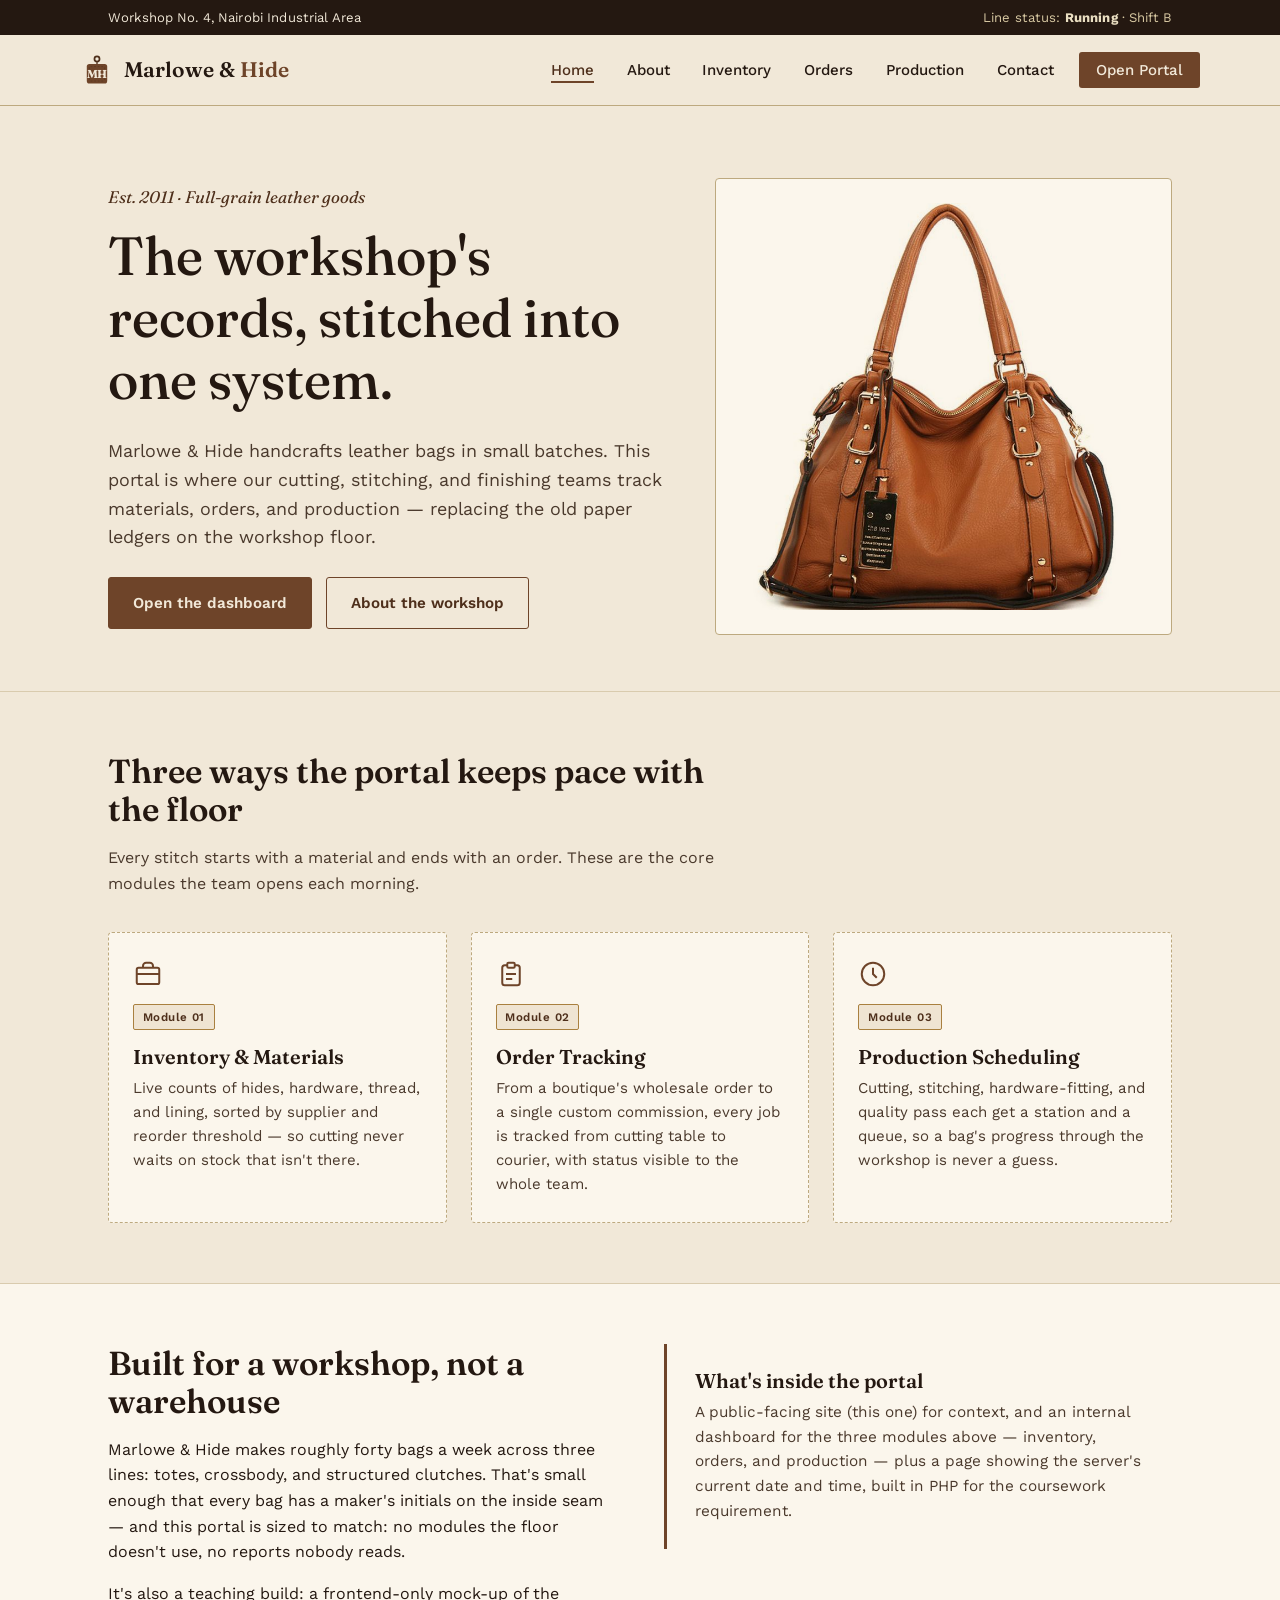
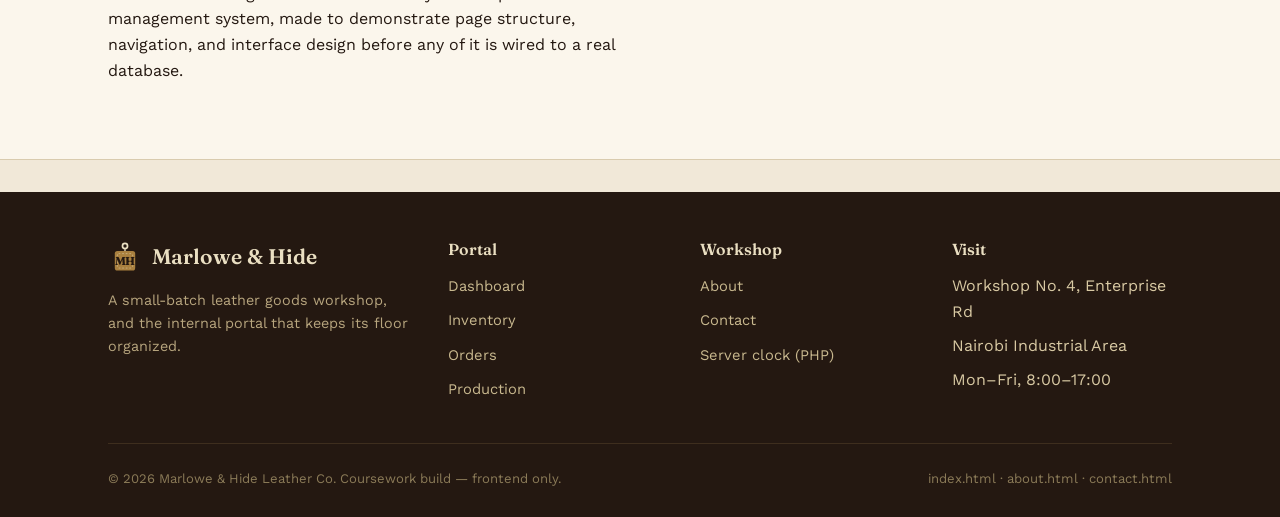
<file: webtech/index.html>
<!DOCTYPE html>
<html lang="en">
<head>
<meta charset="UTF-8">
<meta name="viewport" content="width=device-width, initial-scale=1.0">
<title>Marlowe &amp; Hide — Handbag Manufacturing Portal</title>
<meta name="description" content="Marlowe & Hide is a handbag manufacturing management portal for tracking production, inventory, and orders across the workshop.">
<link rel="stylesheet" href="public/css/style.css">
</head>
<body>

<div class="topbar">
  <div class="container">
    <span>Workshop No. 4, Nairobi Industrial Area</span>
    <span class="tb-status">Line status: <strong>Running</strong> · Shift B</span>
  </div>
</div>

<header class="site">
  <div class="container nav-wrap">
    <a href="index.html" class="brand">
      <svg class="brand-mark" viewBox="0 0 40 40" xmlns="http://www.w3.org/2000/svg" aria-hidden="true">
        <circle cx="20" cy="7" r="3" fill="none" stroke="#4E2F1B" stroke-width="2"/>
        <line x1="20" y1="10" x2="20" y2="13" stroke="#4E2F1B" stroke-width="1.6"/>
        <rect x="8" y="13" width="24" height="23" rx="3" fill="#6E4429"/>
        <rect x="11" y="16" width="18" height="17" rx="1.5" fill="none" stroke="#4E2F1B" stroke-width="1" stroke-dasharray="2 2.2" opacity="0.55"/>
        <text x="20" y="29" text-anchor="middle" font-family="Fraunces, Georgia, serif" font-weight="700" font-size="13.5" letter-spacing="-0.5" fill="#F1E8D8">MH</text>
      </svg>
      <span class="brand-text">Marlowe &amp; <span>Hide</span></span>
    </a>
    <button class="nav-toggle" aria-label="Toggle navigation" aria-expanded="false">
      <span></span>
    </button>
    <nav class="primary" aria-label="Primary">
      <ul>
        <li><a href="index.html" class="active">Home</a></li>
        <li><a href="about.html">About</a></li>
        <li><a href="app/views/inventory.html">Inventory</a></li>
        <li><a href="app/views/orders.html">Orders</a></li>
        <li><a href="app/views/production.html">Production</a></li>
        <li><a href="contact.html">Contact</a></li>
        <li><a href="app/views/dashboard.html" class="cta">Open Portal</a></li>
      </ul>
    </nav>
  </div>
</header>

<main>

  <section class="hero">
    <div class="container">
      <div>
        <div class="hero-eyebrow">Est. 2011 · Full-grain leather goods</div>
        <h1>The workshop's records, stitched into one system.</h1>
        <p class="lede">Marlowe &amp; Hide handcrafts leather bags in small batches. This portal is where our cutting, stitching, and finishing teams track materials, orders, and production — replacing the old paper ledgers on the workshop floor.</p>
        <div class="hero-actions">
          <a href="app/views/dashboard.html" class="btn btn-primary">Open the dashboard</a>
          <a href="about.html" class="btn btn-ghost">About the workshop</a>
        </div>
      </div>
      <div class="hero-art">
        <img src="public/images/hero-handbag.jpg" alt="A Marlowe &amp; Hide tote in saddle tan leather, with brass hardware and a signed hang tag." loading="eager">
      </div>
    </div>
  </section>

  <section id="modules">
    <div class="container">
      <div class="section-head">
        <h2>Three ways the portal keeps pace with the floor</h2>
        <p>Every stitch starts with a material and ends with an order. These are the core modules the team opens each morning.</p>
      </div>
      <div class="grid-3">

        <div class="swatch">
          <svg class="swatch-icon" viewBox="0 0 24 24" fill="none" stroke="currentColor" stroke-width="1.6"><rect x="3" y="7" width="18" height="13" rx="1.5"/><path d="M8 7V5.5A2.5 2.5 0 0 1 10.5 3h3A2.5 2.5 0 0 1 16 5.5V7"/><line x1="3" y1="12" x2="21" y2="12"/></svg>
          <span class="tag">Module 01</span>
          <h3>Inventory &amp; Materials</h3>
          <p>Live counts of hides, hardware, thread, and lining, sorted by supplier and reorder threshold — so cutting never waits on stock that isn't there.</p>
        </div>

        <div class="swatch">
          <svg class="swatch-icon" viewBox="0 0 24 24" fill="none" stroke="currentColor" stroke-width="1.6"><path d="M9 5H7a2 2 0 0 0-2 2v12a2 2 0 0 0 2 2h10a2 2 0 0 0 2-2V7a2 2 0 0 0-2-2h-2"/><rect x="9" y="3" width="6" height="4" rx="1"/><line x1="8" y1="12" x2="16" y2="12"/><line x1="8" y1="16" x2="13" y2="16"/></svg>
          <span class="tag">Module 02</span>
          <h3>Order Tracking</h3>
          <p>From a boutique's wholesale order to a single custom commission, every job is tracked from cutting table to courier, with status visible to the whole team.</p>
        </div>

        <div class="swatch">
          <svg class="swatch-icon" viewBox="0 0 24 24" fill="none" stroke="currentColor" stroke-width="1.6"><circle cx="12" cy="12" r="9"/><path d="M12 7v5l3 3"/></svg>
          <span class="tag">Module 03</span>
          <h3>Production Scheduling</h3>
          <p>Cutting, stitching, hardware-fitting, and quality pass each get a station and a queue, so a bag's progress through the workshop is never a guess.</p>
        </div>

      </div>
    </div>
  </section>

  <section class="alt">
    <div class="container">
      <div class="split">
        <div>
          <h2>Built for a workshop, not a warehouse</h2>
          <p>Marlowe &amp; Hide makes roughly forty bags a week across three lines: totes, crossbody, and structured clutches. That's small enough that every bag has a maker's initials on the inside seam — and this portal is sized to match: no modules the floor doesn't use, no reports nobody reads.</p>
          <p>It's also a teaching build: a frontend-only mock-up of the management system, made to demonstrate page structure, navigation, and interface design before any of it is wired to a real database.</p>
        </div>
        <div class="mv-card">
          <h3>What's inside the portal</h3>
          <p>A public-facing site (this one) for context, and an internal dashboard for the three modules above — inventory, orders, and production — plus a page showing the server's current date and time, built in PHP for the coursework requirement.</p>
        </div>
      </div>
    </div>
  </section>

</main>

<footer class="site">
  <div class="container">
    <div class="footer-grid">
      <div>
        <a href="index.html" class="brand" style="margin-bottom:0.9rem;">
          <svg class="brand-mark" viewBox="0 0 40 40" xmlns="http://www.w3.org/2000/svg" aria-hidden="true">
            <circle cx="20" cy="7" r="3" fill="none" stroke="#EADFC2" stroke-width="2"/>
            <line x1="20" y1="10" x2="20" y2="13" stroke="#EADFC2" stroke-width="1.6"/>
            <rect x="8" y="13" width="24" height="23" rx="3" fill="#A9803F"/>
            <rect x="11" y="16" width="18" height="17" rx="1.5" fill="none" stroke="#EADFC2" stroke-width="1" stroke-dasharray="2 2.2" opacity="0.5"/>
            <text x="20" y="29" text-anchor="middle" font-family="Fraunces, Georgia, serif" font-weight="700" font-size="13.5" letter-spacing="-0.5" fill="#241811">MH</text>
          </svg>
          <span class="brand-text">Marlowe &amp; Hide</span>
        </a>
        <p>A small-batch leather goods workshop, and the internal portal that keeps its floor organized.</p>
      </div>
      <div>
        <h4>Portal</h4>
        <ul>
          <li><a href="app/views/dashboard.html">Dashboard</a></li>
          <li><a href="app/views/inventory.html">Inventory</a></li>
          <li><a href="app/views/orders.html">Orders</a></li>
          <li><a href="app/views/production.html">Production</a></li>
        </ul>
      </div>
      <div>
        <h4>Workshop</h4>
        <ul>
          <li><a href="about.html">About</a></li>
          <li><a href="contact.html">Contact</a></li>
          <li><a href="datetime.php">Server clock (PHP)</a></li>
        </ul>
      </div>
      <div>
        <h4>Visit</h4>
        <ul>
          <li>Workshop No. 4, Enterprise Rd</li>
          <li>Nairobi Industrial Area</li>
          <li>Mon–Fri, 8:00–17:00</li>
        </ul>
      </div>
    </div>
    <div class="footer-bottom">
      <span>© 2026 Marlowe &amp; Hide Leather Co. Coursework build — frontend only.</span>
      <span>index.html · about.html · contact.html</span>
    </div>
  </div>
</footer>

<script src="public/js/main.js"></script>
</body>
</html>
</file>
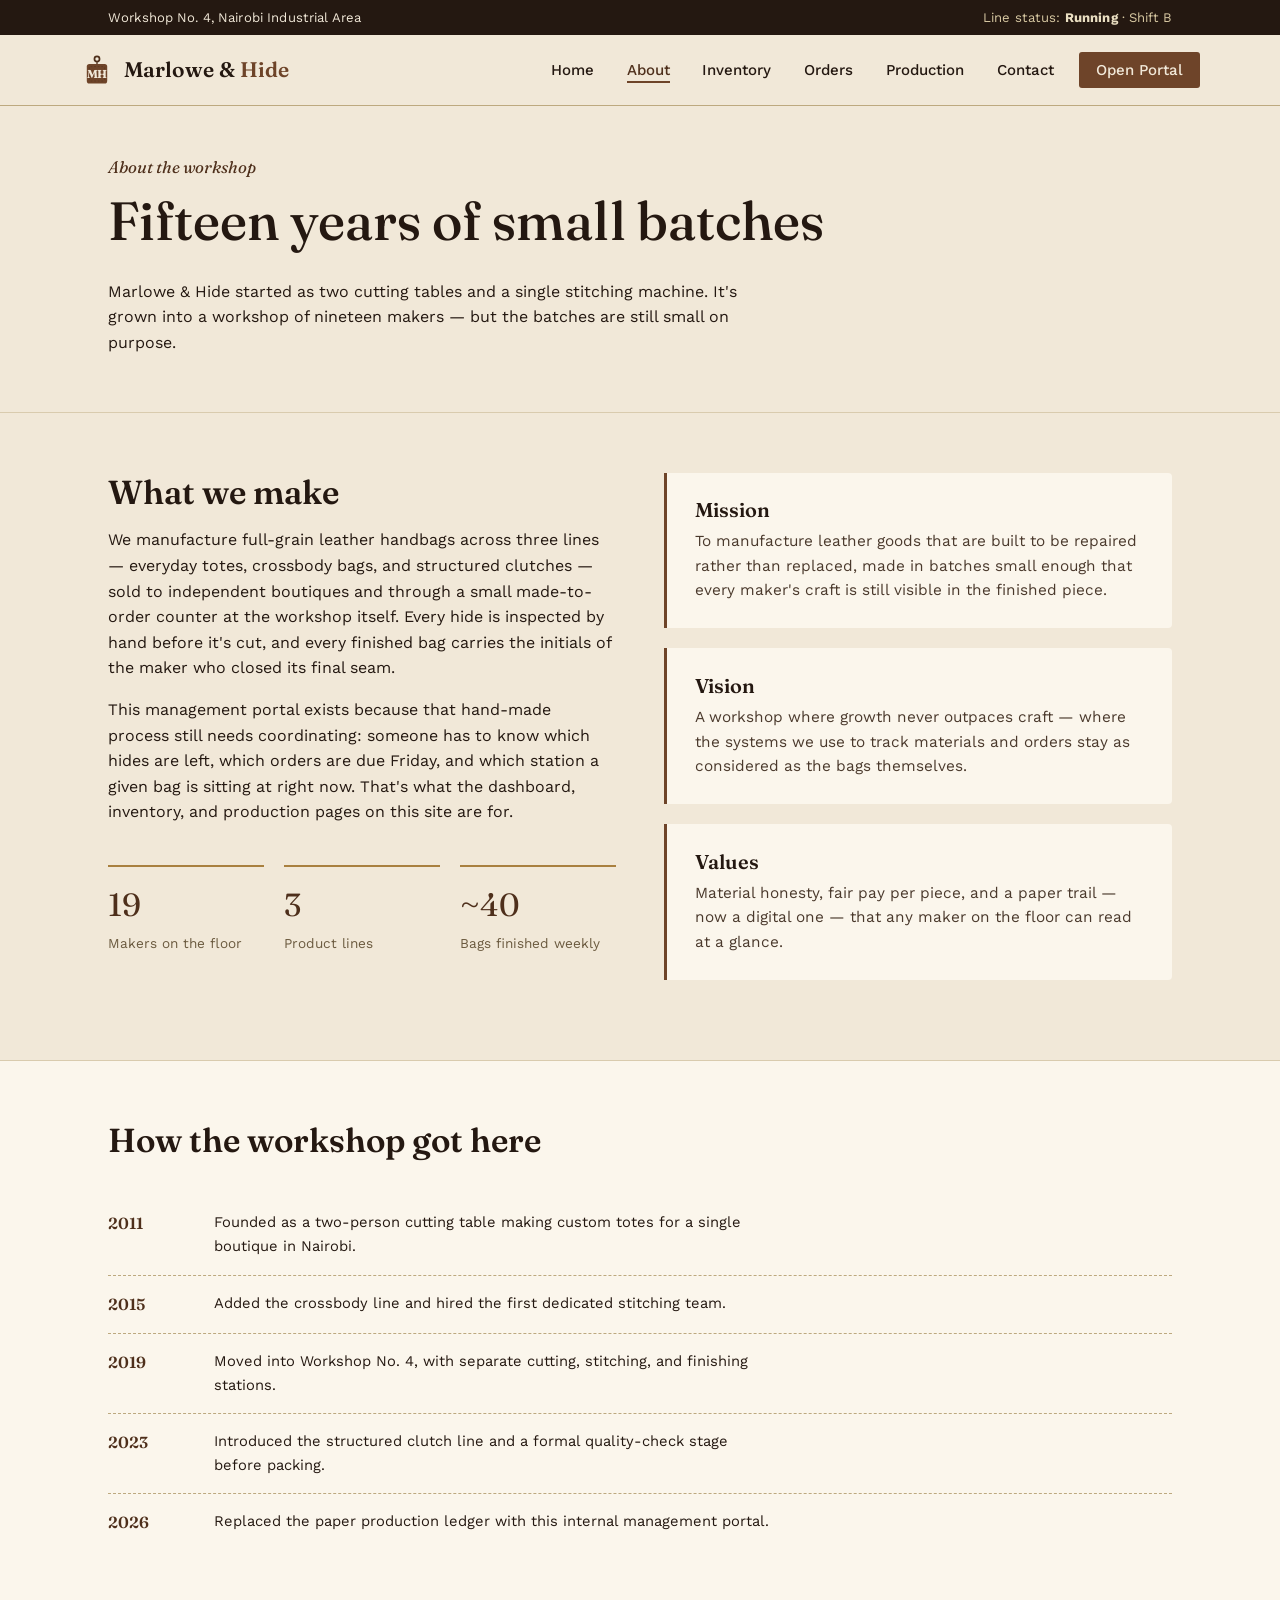
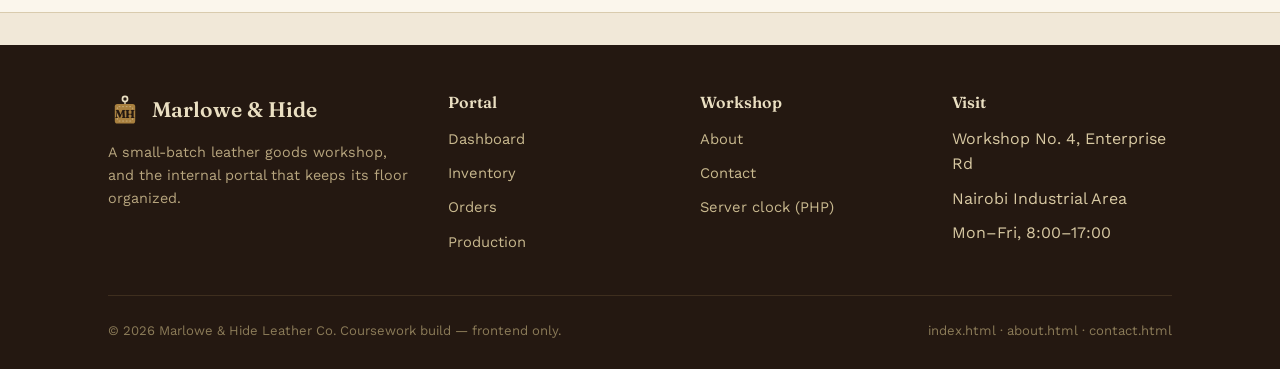
<file: webtech/about.html>
<!DOCTYPE html>
<html lang="en">
<head>
<meta charset="UTF-8">
<meta name="viewport" content="width=device-width, initial-scale=1.0">
<title>About — Marlowe &amp; Hide</title>
<link rel="stylesheet" href="public/css/style.css">
</head>
<body>

<div class="topbar">
  <div class="container">
    <span>Workshop No. 4, Nairobi Industrial Area</span>
    <span class="tb-status">Line status: <strong>Running</strong> · Shift B</span>
  </div>
</div>

<header class="site">
  <div class="container nav-wrap">
    <a href="index.html" class="brand">
      <svg class="brand-mark" viewBox="0 0 40 40" xmlns="http://www.w3.org/2000/svg" aria-hidden="true">
        <circle cx="20" cy="7" r="3" fill="none" stroke="#4E2F1B" stroke-width="2"/>
        <line x1="20" y1="10" x2="20" y2="13" stroke="#4E2F1B" stroke-width="1.6"/>
        <rect x="8" y="13" width="24" height="23" rx="3" fill="#6E4429"/>
        <rect x="11" y="16" width="18" height="17" rx="1.5" fill="none" stroke="#4E2F1B" stroke-width="1" stroke-dasharray="2 2.2" opacity="0.55"/>
        <text x="20" y="29" text-anchor="middle" font-family="Fraunces, Georgia, serif" font-weight="700" font-size="13.5" letter-spacing="-0.5" fill="#F1E8D8">MH</text>
      </svg>
      <span class="brand-text">Marlowe &amp; <span>Hide</span></span>
    </a>
    <button class="nav-toggle" aria-label="Toggle navigation" aria-expanded="false">
      <span></span>
    </button>
    <nav class="primary" aria-label="Primary">
      <ul>
        <li><a href="index.html">Home</a></li>
        <li><a href="about.html" class="active">About</a></li>
        <li><a href="app/views/inventory.html">Inventory</a></li>
        <li><a href="app/views/orders.html">Orders</a></li>
        <li><a href="app/views/production.html">Production</a></li>
        <li><a href="contact.html">Contact</a></li>
        <li><a href="app/views/dashboard.html" class="cta">Open Portal</a></li>
      </ul>
    </nav>
  </div>
</header>

<main>

  <section class="page-head">
    <div class="container">
      <div class="hero-eyebrow">About the workshop</div>
      <h1>Fifteen years of small batches</h1>
      <p class="lede" style="max-width: 68ch;">Marlowe &amp; Hide started as two cutting tables and a single stitching machine. It's grown into a workshop of nineteen makers — but the batches are still small on purpose.</p>
    </div>
  </section>

  <section>
    <div class="container">
      <div class="split">
        <div>
          <h2>What we make</h2>
          <p>We manufacture full-grain leather handbags across three lines — everyday totes, crossbody bags, and structured clutches — sold to independent boutiques and through a small made-to-order counter at the workshop itself. Every hide is inspected by hand before it's cut, and every finished bag carries the initials of the maker who closed its final seam.</p>
          <p>This management portal exists because that hand-made process still needs coordinating: someone has to know which hides are left, which orders are due Friday, and which station a given bag is sitting at right now. That's what the dashboard, inventory, and production pages on this site are for.</p>

          <div class="stat-row">
            <div class="stat"><span class="num">19</span><span class="label">Makers on the floor</span></div>
            <div class="stat"><span class="num">3</span><span class="label">Product lines</span></div>
            <div class="stat"><span class="num">~40</span><span class="label">Bags finished weekly</span></div>
          </div>
        </div>

        <div>
          <div class="mv-card">
            <h3>Mission</h3>
            <p>To manufacture leather goods that are built to be repaired rather than replaced, made in batches small enough that every maker's craft is still visible in the finished piece.</p>
          </div>
          <div class="mv-card">
            <h3>Vision</h3>
            <p>A workshop where growth never outpaces craft — where the systems we use to track materials and orders stay as considered as the bags themselves.</p>
          </div>
          <div class="mv-card">
            <h3>Values</h3>
            <p>Material honesty, fair pay per piece, and a paper trail — now a digital one — that any maker on the floor can read at a glance.</p>
          </div>
        </div>
      </div>
    </div>
  </section>

  <section class="alt">
    <div class="container">
      <div class="section-head">
        <h2>How the workshop got here</h2>
      </div>
      <ul class="timeline">
        <li><span class="yr">2011</span><p>Founded as a two-person cutting table making custom totes for a single boutique in Nairobi.</p></li>
        <li><span class="yr">2015</span><p>Added the crossbody line and hired the first dedicated stitching team.</p></li>
        <li><span class="yr">2019</span><p>Moved into Workshop No. 4, with separate cutting, stitching, and finishing stations.</p></li>
        <li><span class="yr">2023</span><p>Introduced the structured clutch line and a formal quality-check stage before packing.</p></li>
        <li><span class="yr">2026</span><p>Replaced the paper production ledger with this internal management portal.</p></li>
      </ul>
    </div>
  </section>

</main>

<footer class="site">
  <div class="container">
    <div class="footer-grid">
      <div>
        <a href="index.html" class="brand" style="margin-bottom:0.9rem;">
          <svg class="brand-mark" viewBox="0 0 40 40" xmlns="http://www.w3.org/2000/svg" aria-hidden="true">
            <circle cx="20" cy="7" r="3" fill="none" stroke="#EADFC2" stroke-width="2"/>
            <line x1="20" y1="10" x2="20" y2="13" stroke="#EADFC2" stroke-width="1.6"/>
            <rect x="8" y="13" width="24" height="23" rx="3" fill="#A9803F"/>
            <rect x="11" y="16" width="18" height="17" rx="1.5" fill="none" stroke="#EADFC2" stroke-width="1" stroke-dasharray="2 2.2" opacity="0.5"/>
            <text x="20" y="29" text-anchor="middle" font-family="Fraunces, Georgia, serif" font-weight="700" font-size="13.5" letter-spacing="-0.5" fill="#241811">MH</text>
          </svg>
          <span class="brand-text">Marlowe &amp; Hide</span>
        </a>
        <p>A small-batch leather goods workshop, and the internal portal that keeps its floor organized.</p>
      </div>
      <div>
        <h4>Portal</h4>
        <ul>
          <li><a href="app/views/dashboard.html">Dashboard</a></li>
          <li><a href="app/views/inventory.html">Inventory</a></li>
          <li><a href="app/views/orders.html">Orders</a></li>
          <li><a href="app/views/production.html">Production</a></li>
        </ul>
      </div>
      <div>
        <h4>Workshop</h4>
        <ul>
          <li><a href="about.html">About</a></li>
          <li><a href="contact.html">Contact</a></li>
          <li><a href="datetime.php">Server clock (PHP)</a></li>
        </ul>
      </div>
      <div>
        <h4>Visit</h4>
        <ul>
          <li>Workshop No. 4, Enterprise Rd</li>
          <li>Nairobi Industrial Area</li>
          <li>Mon–Fri, 8:00–17:00</li>
        </ul>
      </div>
    </div>
    <div class="footer-bottom">
      <span>© 2026 Marlowe &amp; Hide Leather Co. Coursework build — frontend only.</span>
      <span>index.html · about.html · contact.html</span>
    </div>
  </div>
</footer>

<script src="public/js/main.js"></script>
</body>
</html>
</file>
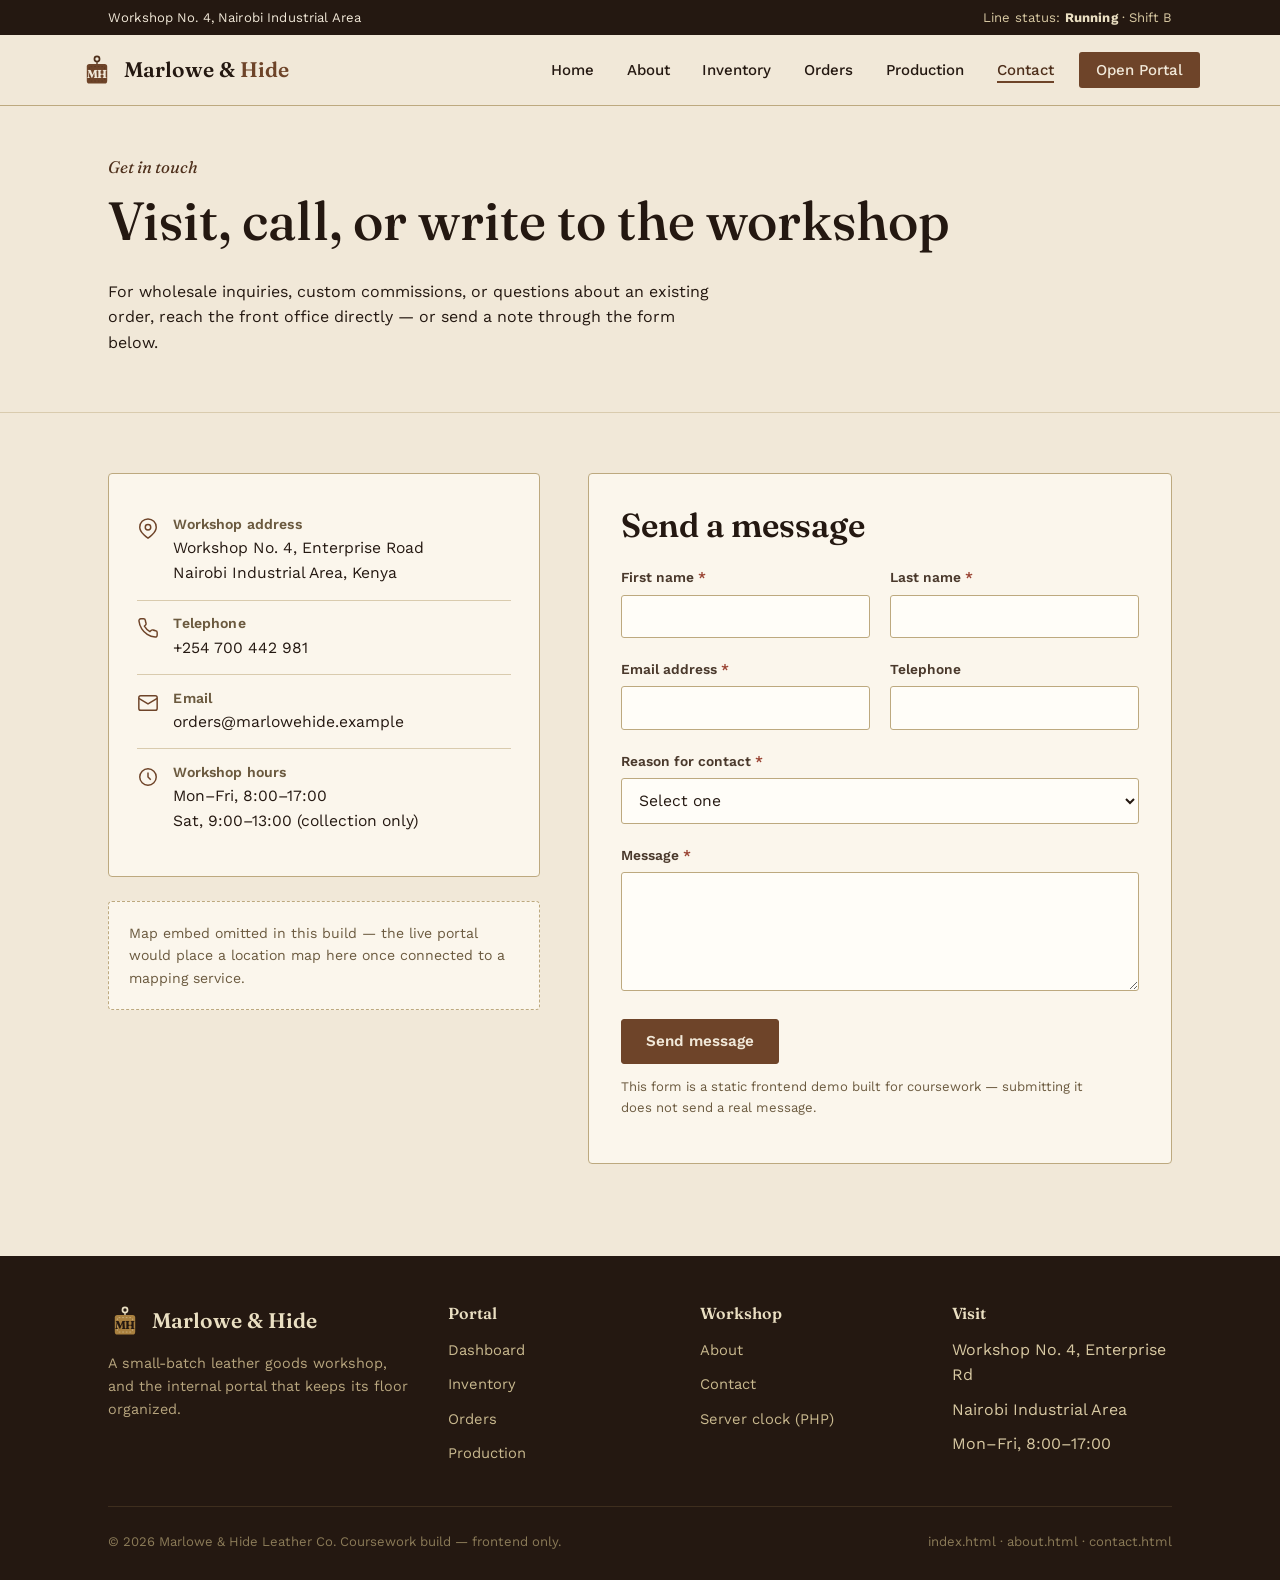
<file: webtech/contact.html>
<!DOCTYPE html>
<html lang="en">
<head>
<meta charset="UTF-8">
<meta name="viewport" content="width=device-width, initial-scale=1.0">
<title>Contact — Marlowe &amp; Hide</title>
<link rel="stylesheet" href="public/css/style.css">
</head>
<body>

<div class="topbar">
  <div class="container">
    <span>Workshop No. 4, Nairobi Industrial Area</span>
    <span class="tb-status">Line status: <strong>Running</strong> · Shift B</span>
  </div>
</div>

<header class="site">
  <div class="container nav-wrap">
    <a href="index.html" class="brand">
      <svg class="brand-mark" viewBox="0 0 40 40" xmlns="http://www.w3.org/2000/svg" aria-hidden="true">
        <circle cx="20" cy="7" r="3" fill="none" stroke="#4E2F1B" stroke-width="2"/>
        <line x1="20" y1="10" x2="20" y2="13" stroke="#4E2F1B" stroke-width="1.6"/>
        <rect x="8" y="13" width="24" height="23" rx="3" fill="#6E4429"/>
        <rect x="11" y="16" width="18" height="17" rx="1.5" fill="none" stroke="#4E2F1B" stroke-width="1" stroke-dasharray="2 2.2" opacity="0.55"/>
        <text x="20" y="29" text-anchor="middle" font-family="Fraunces, Georgia, serif" font-weight="700" font-size="13.5" letter-spacing="-0.5" fill="#F1E8D8">MH</text>
      </svg>
      <span class="brand-text">Marlowe &amp; <span>Hide</span></span>
    </a>
    <button class="nav-toggle" aria-label="Toggle navigation" aria-expanded="false">
      <span></span>
    </button>
    <nav class="primary" aria-label="Primary">
      <ul>
        <li><a href="index.html">Home</a></li>
        <li><a href="about.html">About</a></li>
        <li><a href="app/views/inventory.html">Inventory</a></li>
        <li><a href="app/views/orders.html">Orders</a></li>
        <li><a href="app/views/production.html">Production</a></li>
        <li><a href="contact.html" class="active">Contact</a></li>
        <li><a href="app/views/dashboard.html" class="cta">Open Portal</a></li>
      </ul>
    </nav>
  </div>
</header>

<main>

  <section class="page-head">
    <div class="container">
      <div class="hero-eyebrow">Get in touch</div>
      <h1>Visit, call, or write to the workshop</h1>
      <p class="lede">For wholesale inquiries, custom commissions, or questions about an existing order, reach the front office directly — or send a note through the form below.</p>
    </div>
  </section>

  <section>
    <div class="container">
      <div class="contact-grid">

        <div>
          <div class="info-card">
            <div class="info-row">
              <svg class="ic" viewBox="0 0 24 24" fill="none" stroke="currentColor" stroke-width="1.6"><path d="M21 10c0 6-9 12-9 12s-9-6-9-12a9 9 0 0 1 18 0Z"/><circle cx="12" cy="10" r="3"/></svg>
              <div>
                <h4>Workshop address</h4>
                <p>Workshop No. 4, Enterprise Road<br>Nairobi Industrial Area, Kenya</p>
              </div>
            </div>
            <div class="info-row">
              <svg class="ic" viewBox="0 0 24 24" fill="none" stroke="currentColor" stroke-width="1.6"><path d="M22 16.92v3a2 2 0 0 1-2.18 2 19.79 19.79 0 0 1-8.63-3.07 19.5 19.5 0 0 1-6-6 19.79 19.79 0 0 1-3.07-8.67A2 2 0 0 1 4.11 2h3a2 2 0 0 1 2 1.72c.127.96.362 1.903.7 2.81a2 2 0 0 1-.45 2.11L8.09 9.91a16 16 0 0 0 6 6l1.27-1.27a2 2 0 0 1 2.11-.45c.907.338 1.85.573 2.81.7A2 2 0 0 1 22 16.92Z"/></svg>
              <div>
                <h4>Telephone</h4>
                <p>+254 700 442 981</p>
              </div>
            </div>
            <div class="info-row">
              <svg class="ic" viewBox="0 0 24 24" fill="none" stroke="currentColor" stroke-width="1.6"><rect x="2" y="4" width="20" height="16" rx="2"/><path d="m22 7-10 6L2 7"/></svg>
              <div>
                <h4>Email</h4>
                <p>orders@marlowehide.example</p>
              </div>
            </div>
            <div class="info-row">
              <svg class="ic" viewBox="0 0 24 24" fill="none" stroke="currentColor" stroke-width="1.6"><circle cx="12" cy="12" r="9"/><path d="M12 7v5l3 3"/></svg>
              <div>
                <h4>Workshop hours</h4>
                <p>Mon–Fri, 8:00–17:00<br>Sat, 9:00–13:00 (collection only)</p>
              </div>
            </div>
          </div>

          <div class="map-note">
            Map embed omitted in this build — the live portal would place a location map here once connected to a mapping service.
          </div>
        </div>

        <div class="form-card">
          <h2 style="margin-bottom:1.4rem;">Send a message</h2>
          <div class="form-success" id="form-success">Thank you — your message has been noted. This is a frontend demo, so no message was actually sent, but this is exactly how the confirmation will read once the portal is connected to a backend.</div>
          <form id="contact-form" novalidate>
            <div class="form-two">
              <div class="form-row">
                <label for="fname">First name <span class="req">*</span></label>
                <input type="text" id="fname" name="fname" required>
              </div>
              <div class="form-row">
                <label for="lname">Last name <span class="req">*</span></label>
                <input type="text" id="lname" name="lname" required>
              </div>
            </div>
            <div class="form-two">
              <div class="form-row">
                <label for="email">Email address <span class="req">*</span></label>
                <input type="email" id="email" name="email" required>
              </div>
              <div class="form-row">
                <label for="phone">Telephone</label>
                <input type="tel" id="phone" name="phone">
              </div>
            </div>
            <div class="form-row">
              <label for="reason">Reason for contact <span class="req">*</span></label>
              <select id="reason" name="reason" required>
                <option value="" disabled selected>Select one</option>
                <option value="wholesale">Wholesale inquiry</option>
                <option value="custom">Custom commission</option>
                <option value="order">Existing order</option>
                <option value="other">Something else</option>
              </select>
            </div>
            <div class="form-row">
              <label for="message">Message <span class="req">*</span></label>
              <textarea id="message" name="message" rows="5" required></textarea>
            </div>
            <button type="submit" class="btn btn-primary">Send message</button>
            <p class="form-note">This form is a static frontend demo built for coursework — submitting it does not send a real message.</p>
          </form>
        </div>

      </div>
    </div>
  </section>

</main>

<footer class="site">
  <div class="container">
    <div class="footer-grid">
      <div>
        <a href="index.html" class="brand" style="margin-bottom:0.9rem;">
          <svg class="brand-mark" viewBox="0 0 40 40" xmlns="http://www.w3.org/2000/svg" aria-hidden="true">
            <circle cx="20" cy="7" r="3" fill="none" stroke="#EADFC2" stroke-width="2"/>
            <line x1="20" y1="10" x2="20" y2="13" stroke="#EADFC2" stroke-width="1.6"/>
            <rect x="8" y="13" width="24" height="23" rx="3" fill="#A9803F"/>
            <rect x="11" y="16" width="18" height="17" rx="1.5" fill="none" stroke="#EADFC2" stroke-width="1" stroke-dasharray="2 2.2" opacity="0.5"/>
            <text x="20" y="29" text-anchor="middle" font-family="Fraunces, Georgia, serif" font-weight="700" font-size="13.5" letter-spacing="-0.5" fill="#241811">MH</text>
          </svg>
          <span class="brand-text">Marlowe &amp; Hide</span>
        </a>
        <p>A small-batch leather goods workshop, and the internal portal that keeps its floor organized.</p>
      </div>
      <div>
        <h4>Portal</h4>
        <ul>
          <li><a href="app/views/dashboard.html">Dashboard</a></li>
          <li><a href="app/views/inventory.html">Inventory</a></li>
          <li><a href="app/views/orders.html">Orders</a></li>
          <li><a href="app/views/production.html">Production</a></li>
        </ul>
      </div>
      <div>
        <h4>Workshop</h4>
        <ul>
          <li><a href="about.html">About</a></li>
          <li><a href="contact.html">Contact</a></li>
          <li><a href="datetime.php">Server clock (PHP)</a></li>
        </ul>
      </div>
      <div>
        <h4>Visit</h4>
        <ul>
          <li>Workshop No. 4, Enterprise Rd</li>
          <li>Nairobi Industrial Area</li>
          <li>Mon–Fri, 8:00–17:00</li>
        </ul>
      </div>
    </div>
    <div class="footer-bottom">
      <span>© 2026 Marlowe &amp; Hide Leather Co. Coursework build — frontend only.</span>
      <span>index.html · about.html · contact.html</span>
    </div>
  </div>
</footer>

<!-- MVC wiring: shared view helpers, then this page's controller (no model — nothing persisted) -->
<script src="public/js/main.js"></script>
<script src="app/controllers/ContactController.js"></script>
</body>
</html>
</file>
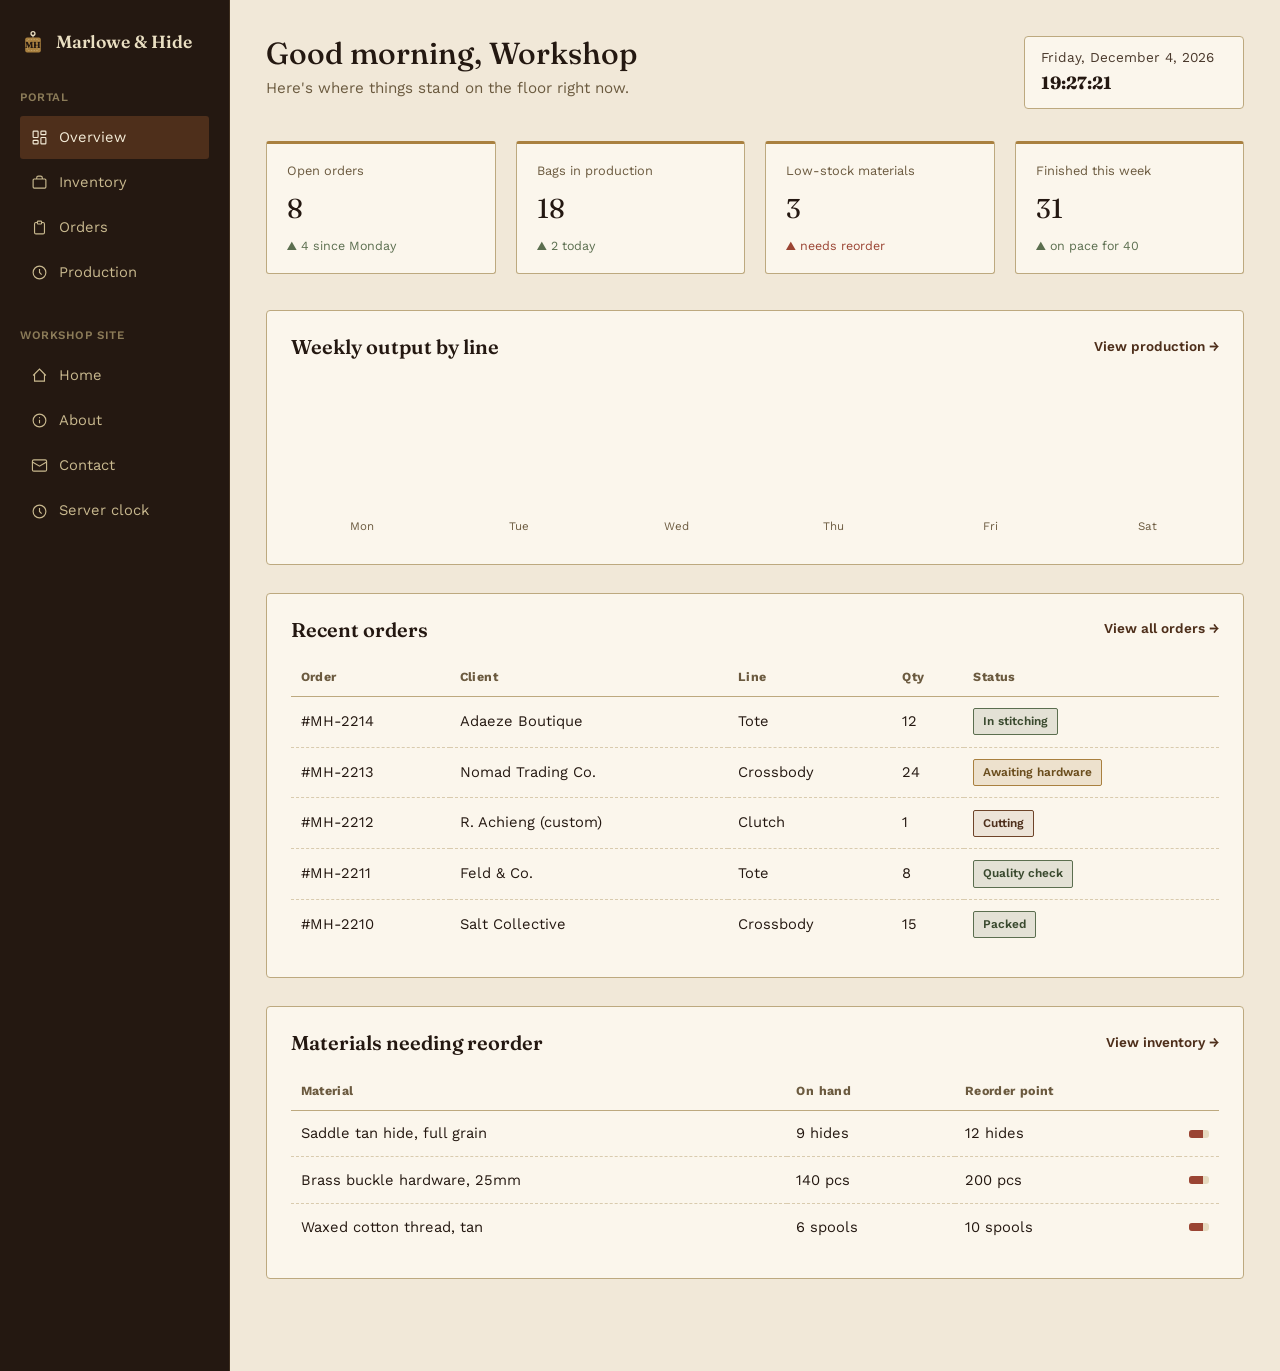
<file: webtech/app/views/dashboard.html>
<!DOCTYPE html>
<html lang="en">
<head>
<meta charset="UTF-8">
<meta name="viewport" content="width=device-width, initial-scale=1.0">
<title>Dashboard — Marlowe &amp; Hide Portal</title>
<link rel="stylesheet" href="../../public/css/style.css">
</head>
<body>

<div class="app-shell">

  <aside class="app-sidebar">
    <a href="../../index.html" class="brand">
      <svg class="brand-mark" viewBox="0 0 40 40" xmlns="http://www.w3.org/2000/svg" aria-hidden="true">
        <circle cx="20" cy="7" r="3" fill="none" stroke="#EADFC2" stroke-width="2"/>
        <line x1="20" y1="10" x2="20" y2="13" stroke="#EADFC2" stroke-width="1.6"/>
        <rect x="8" y="13" width="24" height="23" rx="3" fill="#A9803F"/>
        <rect x="11" y="16" width="18" height="17" rx="1.5" fill="none" stroke="#EADFC2" stroke-width="1" stroke-dasharray="2 2.2" opacity="0.5"/>
        <text x="20" y="29" text-anchor="middle" font-family="Fraunces, Georgia, serif" font-weight="700" font-size="13.5" letter-spacing="-0.5" fill="#241811">MH</text>
      </svg>
      <span class="brand-text">Marlowe &amp; Hide</span>
    </a>

    <div class="side-section">
      <div class="side-label">PORTAL</div>
      <ul class="side-nav">
        <li><a href="dashboard.html" class="active"><svg viewBox="0 0 24 24" fill="none" stroke="currentColor" stroke-width="1.6"><rect x="3" y="3" width="7" height="9" rx="1"/><rect x="14" y="3" width="7" height="5" rx="1"/><rect x="14" y="12" width="7" height="9" rx="1"/><rect x="3" y="16" width="7" height="5" rx="1"/></svg>Overview</a></li>
        <li><a href="inventory.html"><svg viewBox="0 0 24 24" fill="none" stroke="currentColor" stroke-width="1.6"><rect x="3" y="7" width="18" height="13" rx="1.5"/><path d="M8 7V5.5A2.5 2.5 0 0 1 10.5 3h3A2.5 2.5 0 0 1 16 5.5V7"/></svg>Inventory</a></li>
        <li><a href="orders.html"><svg viewBox="0 0 24 24" fill="none" stroke="currentColor" stroke-width="1.6"><path d="M9 5H7a2 2 0 0 0-2 2v12a2 2 0 0 0 2 2h10a2 2 0 0 0 2-2V7a2 2 0 0 0-2-2h-2"/><rect x="9" y="3" width="6" height="4" rx="1"/></svg>Orders</a></li>
        <li><a href="production.html"><svg viewBox="0 0 24 24" fill="none" stroke="currentColor" stroke-width="1.6"><circle cx="12" cy="12" r="9"/><path d="M12 7v5l3 3"/></svg>Production</a></li>
      </ul>
    </div>

    <div class="side-section">
      <div class="side-label">WORKSHOP SITE</div>
      <ul class="side-nav">
        <li><a href="../../index.html"><svg viewBox="0 0 24 24" fill="none" stroke="currentColor" stroke-width="1.6"><path d="M3 12l9-9 9 9"/><path d="M5 10v10h14V10"/></svg>Home</a></li>
        <li><a href="../../about.html"><svg viewBox="0 0 24 24" fill="none" stroke="currentColor" stroke-width="1.6"><circle cx="12" cy="12" r="9"/><line x1="12" y1="16" x2="12" y2="11"/><circle cx="12" cy="8" r="0.8" fill="currentColor" stroke="none"/></svg>About</a></li>
        <li><a href="../../contact.html"><svg viewBox="0 0 24 24" fill="none" stroke="currentColor" stroke-width="1.6"><rect x="2" y="4" width="20" height="16" rx="2"/><path d="m22 7-10 6L2 7"/></svg>Contact</a></li>
        <li><a href="../../datetime.php"><svg viewBox="0 0 24 24" fill="none" stroke="currentColor" stroke-width="1.6"><circle cx="12" cy="12" r="9"/><path d="M12 7v5l3 3"/></svg>Server clock</a></li>
      </ul>
    </div>
  </aside>

  <div class="app-main" id="dashboard-root">
    <div class="app-topline">
      <div>
        <h1>Good morning, Workshop</h1>
        <div class="sub">Here's where things stand on the floor right now.</div>
      </div>
      <div class="clock-chip" data-live-clock>
        <span id="clock-date" class="clock-date">—</span>
        <strong id="clock-time" class="clock-time">—</strong>
      </div>
    </div>

    <div class="kpi-row">
      <div class="kpi">
        <div class="label">Open orders</div>
        <div class="val" id="kpi-open-orders">—</div>
        <div class="delta up" id="kpi-open-orders-delta"></div>
      </div>
      <div class="kpi">
        <div class="label">Bags in production</div>
        <div class="val" id="kpi-in-production">—</div>
        <div class="delta up" id="kpi-in-production-delta"></div>
      </div>
      <div class="kpi">
        <div class="label">Low-stock materials</div>
        <div class="val" id="kpi-low-stock">—</div>
        <div class="delta down" id="kpi-low-stock-delta"></div>
      </div>
      <div class="kpi">
        <div class="label">Finished this week</div>
        <div class="val" id="kpi-finished">—</div>
        <div class="delta up" id="kpi-finished-delta"></div>
      </div>
    </div>

    <div class="panel-card">
      <div class="panel-title">
        <h3>Weekly output by line</h3>
        <a href="production.html" class="link">View production →</a>
      </div>
      <div class="bars" id="weekly-bars"></div>
    </div>

    <div class="panel-card">
      <div class="panel-title">
        <h3>Recent orders</h3>
        <a href="orders.html" class="link">View all orders →</a>
      </div>
      <table class="ledger" id="recent-orders-table">
        <thead>
          <tr><th>Order</th><th>Client</th><th>Line</th><th>Qty</th><th>Status</th></tr>
        </thead>
        <tbody></tbody>
      </table>
    </div>

    <div class="panel-card">
      <div class="panel-title">
        <h3>Materials needing reorder</h3>
        <a href="inventory.html" class="link">View inventory →</a>
      </div>
      <table class="ledger" id="low-stock-table">
        <thead>
          <tr><th>Material</th><th>On hand</th><th>Reorder point</th><th></th></tr>
        </thead>
        <tbody></tbody>
      </table>
    </div>

  </div>
</div>

<!-- MVC wiring: shared view helpers, then models, then this page's controller -->
<script src="../../public/js/main.js"></script>
<script src="../models/InventoryModel.js"></script>
<script src="../models/OrdersModel.js"></script>
<script src="../models/DashboardModel.js"></script>
<script src="../controllers/DashboardController.js"></script>
</body>
</html>
</file>
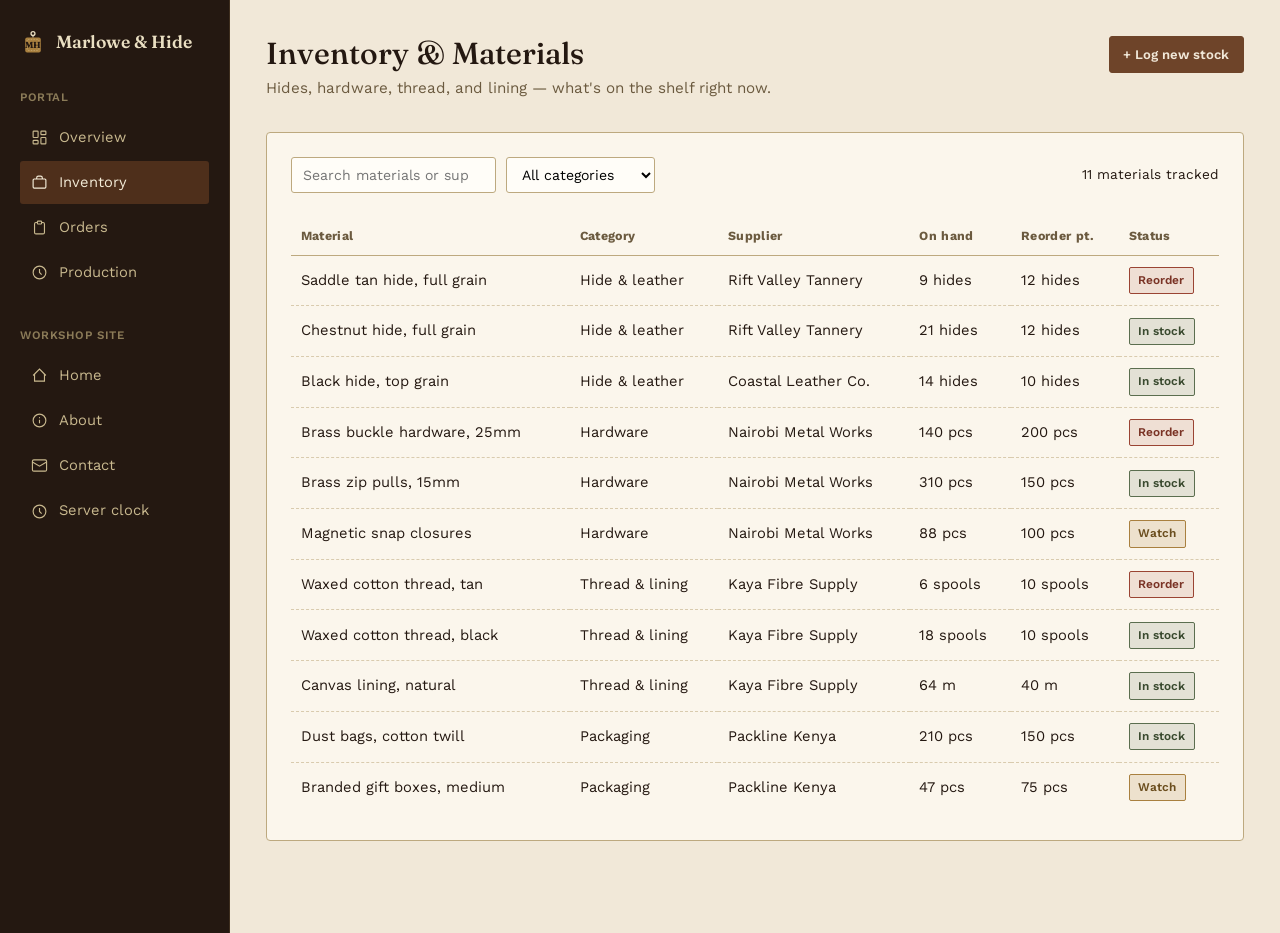
<file: webtech/app/views/inventory.html>
<!DOCTYPE html>
<html lang="en">
<head>
<meta charset="UTF-8">
<meta name="viewport" content="width=device-width, initial-scale=1.0">
<title>Inventory — Marlowe &amp; Hide Portal</title>
<link rel="stylesheet" href="../../public/css/style.css">
</head>
<body>

<div class="app-shell">

  <aside class="app-sidebar">
    <a href="../../index.html" class="brand">
      <svg class="brand-mark" viewBox="0 0 40 40" xmlns="http://www.w3.org/2000/svg" aria-hidden="true">
        <circle cx="20" cy="7" r="3" fill="none" stroke="#EADFC2" stroke-width="2"/>
        <line x1="20" y1="10" x2="20" y2="13" stroke="#EADFC2" stroke-width="1.6"/>
        <rect x="8" y="13" width="24" height="23" rx="3" fill="#A9803F"/>
        <rect x="11" y="16" width="18" height="17" rx="1.5" fill="none" stroke="#EADFC2" stroke-width="1" stroke-dasharray="2 2.2" opacity="0.5"/>
        <text x="20" y="29" text-anchor="middle" font-family="Fraunces, Georgia, serif" font-weight="700" font-size="13.5" letter-spacing="-0.5" fill="#241811">MH</text>
      </svg>
      <span class="brand-text">Marlowe &amp; Hide</span>
    </a>

    <div class="side-section">
      <div class="side-label">PORTAL</div>
      <ul class="side-nav">
        <li><a href="dashboard.html"><svg viewBox="0 0 24 24" fill="none" stroke="currentColor" stroke-width="1.6"><rect x="3" y="3" width="7" height="9" rx="1"/><rect x="14" y="3" width="7" height="5" rx="1"/><rect x="14" y="12" width="7" height="9" rx="1"/><rect x="3" y="16" width="7" height="5" rx="1"/></svg>Overview</a></li>
        <li><a href="inventory.html" class="active"><svg viewBox="0 0 24 24" fill="none" stroke="currentColor" stroke-width="1.6"><rect x="3" y="7" width="18" height="13" rx="1.5"/><path d="M8 7V5.5A2.5 2.5 0 0 1 10.5 3h3A2.5 2.5 0 0 1 16 5.5V7"/></svg>Inventory</a></li>
        <li><a href="orders.html"><svg viewBox="0 0 24 24" fill="none" stroke="currentColor" stroke-width="1.6"><path d="M9 5H7a2 2 0 0 0-2 2v12a2 2 0 0 0 2 2h10a2 2 0 0 0 2-2V7a2 2 0 0 0-2-2h-2"/><rect x="9" y="3" width="6" height="4" rx="1"/></svg>Orders</a></li>
        <li><a href="production.html"><svg viewBox="0 0 24 24" fill="none" stroke="currentColor" stroke-width="1.6"><circle cx="12" cy="12" r="9"/><path d="M12 7v5l3 3"/></svg>Production</a></li>
      </ul>
    </div>

    <div class="side-section">
      <div class="side-label">WORKSHOP SITE</div>
      <ul class="side-nav">
        <li><a href="../../index.html"><svg viewBox="0 0 24 24" fill="none" stroke="currentColor" stroke-width="1.6"><path d="M3 12l9-9 9 9"/><path d="M5 10v10h14V10"/></svg>Home</a></li>
        <li><a href="../../about.html"><svg viewBox="0 0 24 24" fill="none" stroke="currentColor" stroke-width="1.6"><circle cx="12" cy="12" r="9"/><line x1="12" y1="16" x2="12" y2="11"/><circle cx="12" cy="8" r="0.8" fill="currentColor" stroke="none"/></svg>About</a></li>
        <li><a href="../../contact.html"><svg viewBox="0 0 24 24" fill="none" stroke="currentColor" stroke-width="1.6"><rect x="2" y="4" width="20" height="16" rx="2"/><path d="m22 7-10 6L2 7"/></svg>Contact</a></li>
        <li><a href="../../datetime.php"><svg viewBox="0 0 24 24" fill="none" stroke="currentColor" stroke-width="1.6"><circle cx="12" cy="12" r="9"/><path d="M12 7v5l3 3"/></svg>Server clock</a></li>
      </ul>
    </div>
  </aside>

  <div class="app-main">
    <div class="app-topline">
      <div>
        <h1>Inventory &amp; Materials</h1>
        <div class="sub">Hides, hardware, thread, and lining — what's on the shelf right now.</div>
      </div>
      <a href="#" class="btn-sm" onclick="return false;">+ Log new stock</a>
    </div>

    <div class="panel-card">
      <div class="toolbar">
        <div class="filters">
          <input type="search" id="inv-search" placeholder="Search materials or supplier…" aria-label="Search inventory">
          <select id="inv-category" aria-label="Filter by category">
            <option value="all">All categories</option>
            <option value="hide">Hide &amp; leather</option>
            <option value="hardware">Hardware</option>
            <option value="thread">Thread &amp; lining</option>
            <option value="packaging">Packaging</option>
          </select>
        </div>
        <span class="sub" style="font-size:0.85rem;" id="inv-count">— materials tracked</span>
      </div>

      <table class="ledger" id="inventory-table">
        <thead>
          <tr><th>Material</th><th>Category</th><th>Supplier</th><th>On hand</th><th>Reorder pt.</th><th>Status</th></tr>
        </thead>
        <tbody></tbody>
      </table>
    </div>

  </div>
</div>

<!-- MVC wiring: shared view helpers, then the model, then this page's controller -->
<script src="../../public/js/main.js"></script>
<script src="../models/InventoryModel.js"></script>
<script src="../controllers/InventoryController.js"></script>
</body>
</html>
</file>
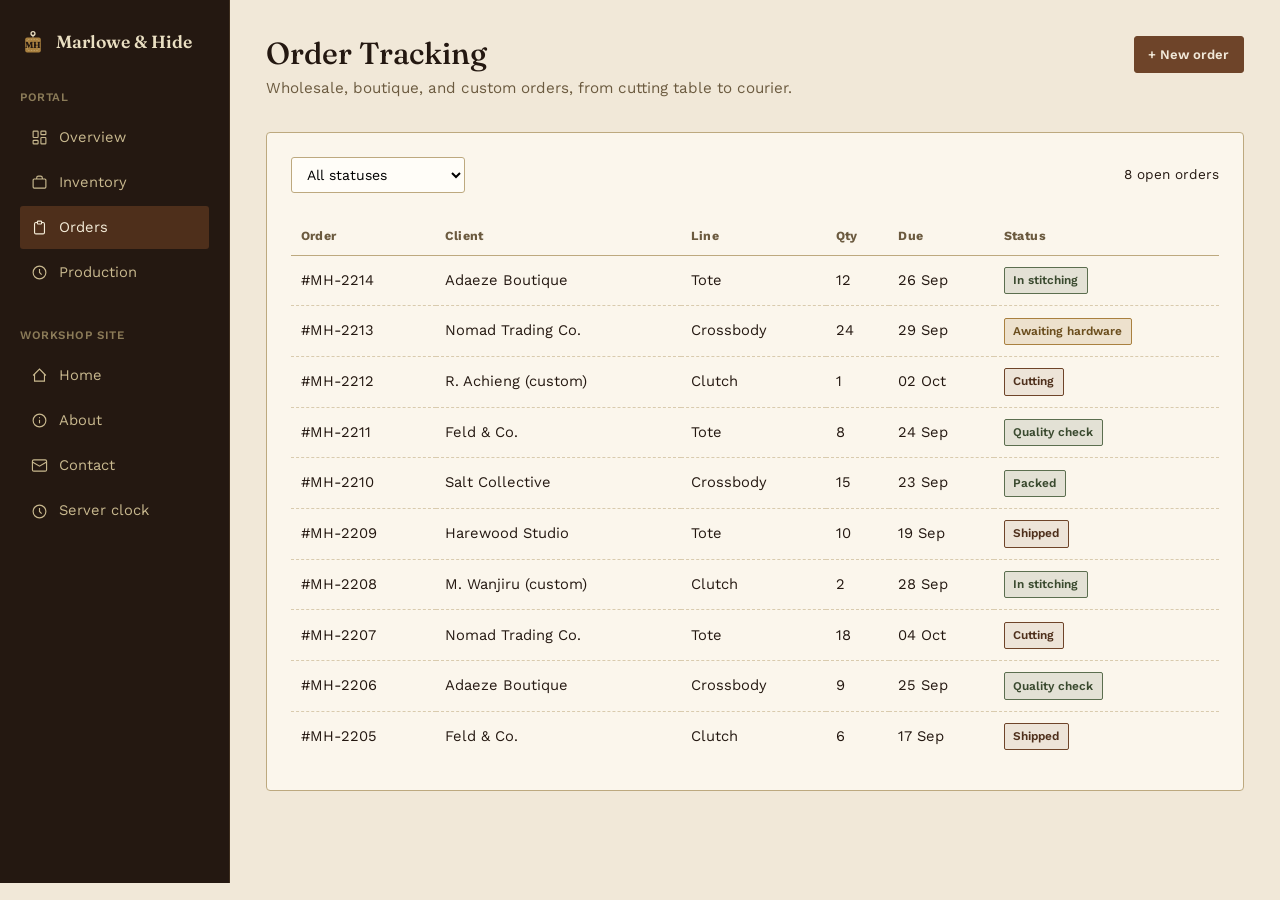
<file: webtech/app/views/orders.html>
<!DOCTYPE html>
<html lang="en">
<head>
<meta charset="UTF-8">
<meta name="viewport" content="width=device-width, initial-scale=1.0">
<title>Orders — Marlowe &amp; Hide Portal</title>
<link rel="stylesheet" href="../../public/css/style.css">
</head>
<body>

<div class="app-shell">

  <aside class="app-sidebar">
    <a href="../../index.html" class="brand">
      <svg class="brand-mark" viewBox="0 0 40 40" xmlns="http://www.w3.org/2000/svg" aria-hidden="true">
        <circle cx="20" cy="7" r="3" fill="none" stroke="#EADFC2" stroke-width="2"/>
        <line x1="20" y1="10" x2="20" y2="13" stroke="#EADFC2" stroke-width="1.6"/>
        <rect x="8" y="13" width="24" height="23" rx="3" fill="#A9803F"/>
        <rect x="11" y="16" width="18" height="17" rx="1.5" fill="none" stroke="#EADFC2" stroke-width="1" stroke-dasharray="2 2.2" opacity="0.5"/>
        <text x="20" y="29" text-anchor="middle" font-family="Fraunces, Georgia, serif" font-weight="700" font-size="13.5" letter-spacing="-0.5" fill="#241811">MH</text>
      </svg>
      <span class="brand-text">Marlowe &amp; Hide</span>
    </a>

    <div class="side-section">
      <div class="side-label">PORTAL</div>
      <ul class="side-nav">
        <li><a href="dashboard.html"><svg viewBox="0 0 24 24" fill="none" stroke="currentColor" stroke-width="1.6"><rect x="3" y="3" width="7" height="9" rx="1"/><rect x="14" y="3" width="7" height="5" rx="1"/><rect x="14" y="12" width="7" height="9" rx="1"/><rect x="3" y="16" width="7" height="5" rx="1"/></svg>Overview</a></li>
        <li><a href="inventory.html"><svg viewBox="0 0 24 24" fill="none" stroke="currentColor" stroke-width="1.6"><rect x="3" y="7" width="18" height="13" rx="1.5"/><path d="M8 7V5.5A2.5 2.5 0 0 1 10.5 3h3A2.5 2.5 0 0 1 16 5.5V7"/></svg>Inventory</a></li>
        <li><a href="orders.html" class="active"><svg viewBox="0 0 24 24" fill="none" stroke="currentColor" stroke-width="1.6"><path d="M9 5H7a2 2 0 0 0-2 2v12a2 2 0 0 0 2 2h10a2 2 0 0 0 2-2V7a2 2 0 0 0-2-2h-2"/><rect x="9" y="3" width="6" height="4" rx="1"/></svg>Orders</a></li>
        <li><a href="production.html"><svg viewBox="0 0 24 24" fill="none" stroke="currentColor" stroke-width="1.6"><circle cx="12" cy="12" r="9"/><path d="M12 7v5l3 3"/></svg>Production</a></li>
      </ul>
    </div>

    <div class="side-section">
      <div class="side-label">WORKSHOP SITE</div>
      <ul class="side-nav">
        <li><a href="../../index.html"><svg viewBox="0 0 24 24" fill="none" stroke="currentColor" stroke-width="1.6"><path d="M3 12l9-9 9 9"/><path d="M5 10v10h14V10"/></svg>Home</a></li>
        <li><a href="../../about.html"><svg viewBox="0 0 24 24" fill="none" stroke="currentColor" stroke-width="1.6"><circle cx="12" cy="12" r="9"/><line x1="12" y1="16" x2="12" y2="11"/><circle cx="12" cy="8" r="0.8" fill="currentColor" stroke="none"/></svg>About</a></li>
        <li><a href="../../contact.html"><svg viewBox="0 0 24 24" fill="none" stroke="currentColor" stroke-width="1.6"><rect x="2" y="4" width="20" height="16" rx="2"/><path d="m22 7-10 6L2 7"/></svg>Contact</a></li>
        <li><a href="../../datetime.php"><svg viewBox="0 0 24 24" fill="none" stroke="currentColor" stroke-width="1.6"><circle cx="12" cy="12" r="9"/><path d="M12 7v5l3 3"/></svg>Server clock</a></li>
      </ul>
    </div>
  </aside>

  <div class="app-main">
    <div class="app-topline">
      <div>
        <h1>Order Tracking</h1>
        <div class="sub">Wholesale, boutique, and custom orders, from cutting table to courier.</div>
      </div>
      <a href="#" class="btn-sm" onclick="return false;">+ New order</a>
    </div>

    <div class="panel-card">
      <div class="toolbar">
        <div class="filters">
          <select id="order-status" aria-label="Filter by status">
            <option value="all">All statuses</option>
            <option value="cutting">Cutting</option>
            <option value="stitching">In stitching</option>
            <option value="hardware">Awaiting hardware</option>
            <option value="quality">Quality check</option>
            <option value="packed">Packed</option>
            <option value="shipped">Shipped</option>
          </select>
        </div>
        <span class="sub" style="font-size:0.85rem;" id="order-count">— open orders</span>
      </div>

      <table class="ledger" id="orders-table">
        <thead>
          <tr><th>Order</th><th>Client</th><th>Line</th><th>Qty</th><th>Due</th><th>Status</th></tr>
        </thead>
        <tbody></tbody>
      </table>
    </div>

  </div>
</div>

<!-- MVC wiring: shared view helpers, then the model, then this page's controller -->
<script src="../../public/js/main.js"></script>
<script src="../models/OrdersModel.js"></script>
<script src="../controllers/OrdersController.js"></script>
</body>
</html>
</file>
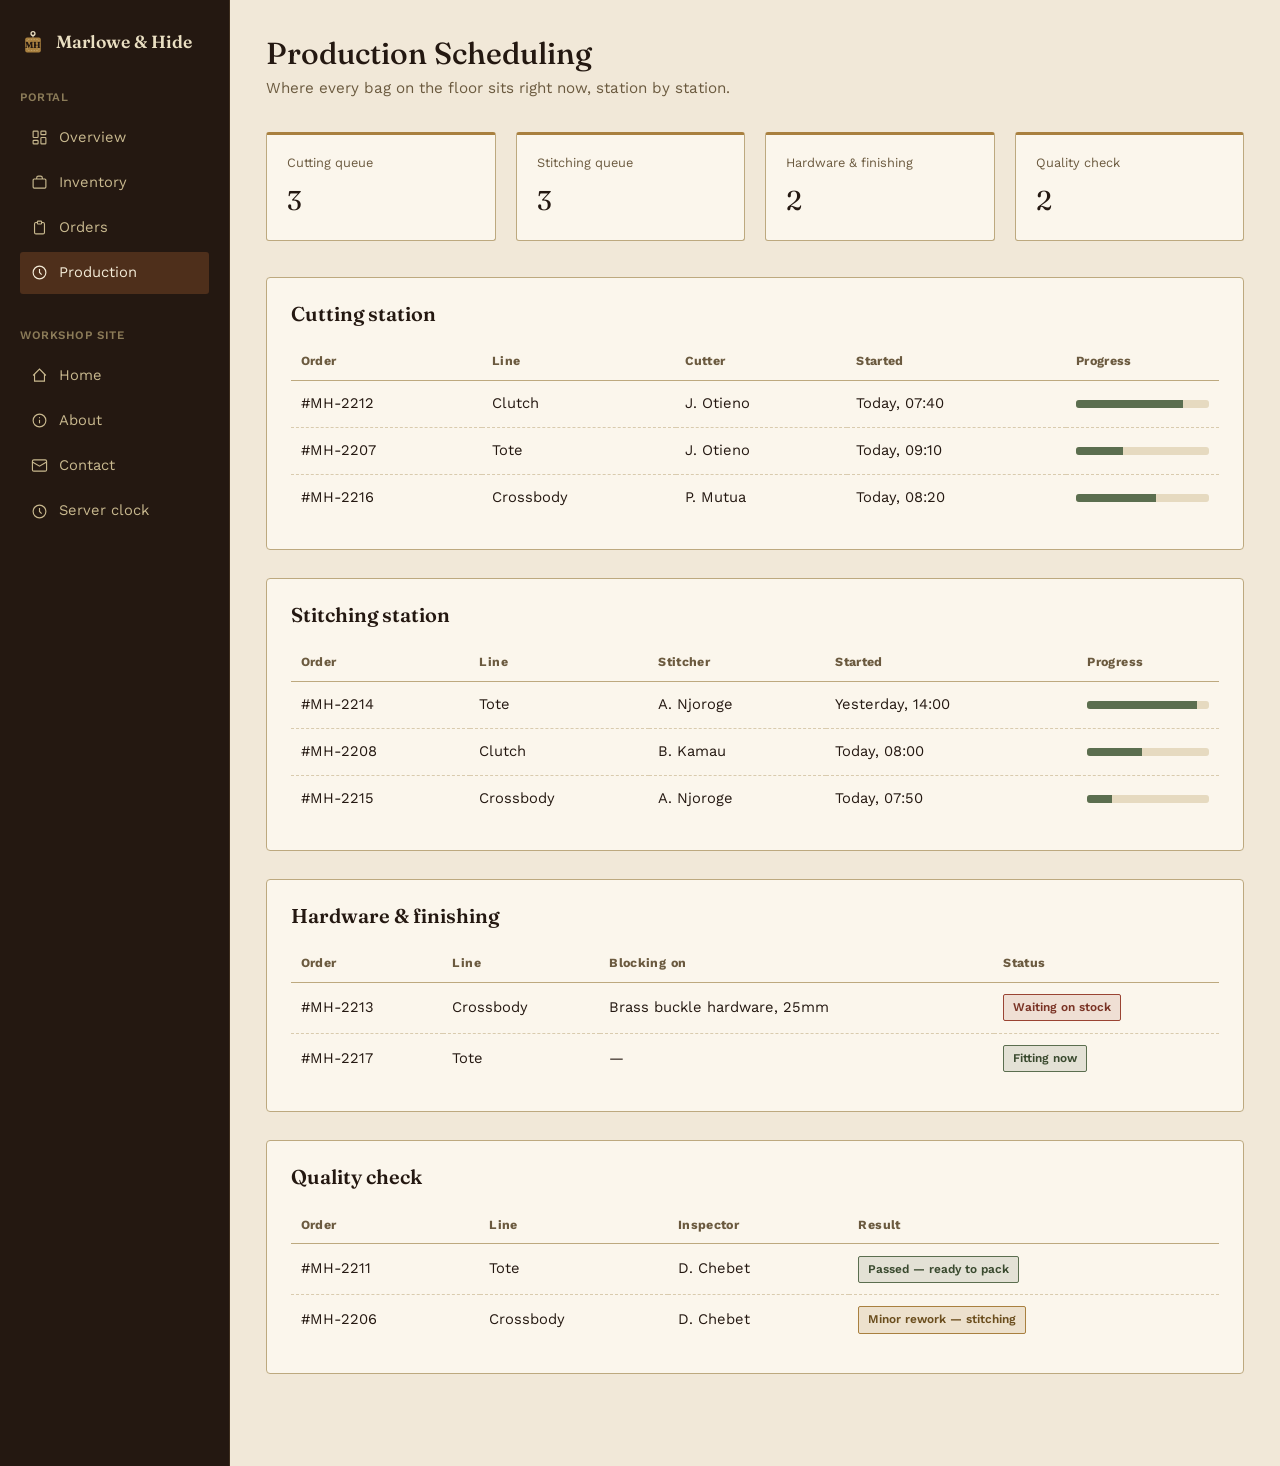
<file: webtech/app/views/production.html>
<!DOCTYPE html>
<html lang="en">
<head>
<meta charset="UTF-8">
<meta name="viewport" content="width=device-width, initial-scale=1.0">
<title>Production — Marlowe &amp; Hide Portal</title>
<link rel="stylesheet" href="../../public/css/style.css">
</head>
<body>

<div class="app-shell">

  <aside class="app-sidebar">
    <a href="../../index.html" class="brand">
      <svg class="brand-mark" viewBox="0 0 40 40" xmlns="http://www.w3.org/2000/svg" aria-hidden="true">
        <circle cx="20" cy="7" r="3" fill="none" stroke="#EADFC2" stroke-width="2"/>
        <line x1="20" y1="10" x2="20" y2="13" stroke="#EADFC2" stroke-width="1.6"/>
        <rect x="8" y="13" width="24" height="23" rx="3" fill="#A9803F"/>
        <rect x="11" y="16" width="18" height="17" rx="1.5" fill="none" stroke="#EADFC2" stroke-width="1" stroke-dasharray="2 2.2" opacity="0.5"/>
        <text x="20" y="29" text-anchor="middle" font-family="Fraunces, Georgia, serif" font-weight="700" font-size="13.5" letter-spacing="-0.5" fill="#241811">MH</text>
      </svg>
      <span class="brand-text">Marlowe &amp; Hide</span>
    </a>

    <div class="side-section">
      <div class="side-label">PORTAL</div>
      <ul class="side-nav">
        <li><a href="dashboard.html"><svg viewBox="0 0 24 24" fill="none" stroke="currentColor" stroke-width="1.6"><rect x="3" y="3" width="7" height="9" rx="1"/><rect x="14" y="3" width="7" height="5" rx="1"/><rect x="14" y="12" width="7" height="9" rx="1"/><rect x="3" y="16" width="7" height="5" rx="1"/></svg>Overview</a></li>
        <li><a href="inventory.html"><svg viewBox="0 0 24 24" fill="none" stroke="currentColor" stroke-width="1.6"><rect x="3" y="7" width="18" height="13" rx="1.5"/><path d="M8 7V5.5A2.5 2.5 0 0 1 10.5 3h3A2.5 2.5 0 0 1 16 5.5V7"/></svg>Inventory</a></li>
        <li><a href="orders.html"><svg viewBox="0 0 24 24" fill="none" stroke="currentColor" stroke-width="1.6"><path d="M9 5H7a2 2 0 0 0-2 2v12a2 2 0 0 0 2 2h10a2 2 0 0 0 2-2V7a2 2 0 0 0-2-2h-2"/><rect x="9" y="3" width="6" height="4" rx="1"/></svg>Orders</a></li>
        <li><a href="production.html" class="active"><svg viewBox="0 0 24 24" fill="none" stroke="currentColor" stroke-width="1.6"><circle cx="12" cy="12" r="9"/><path d="M12 7v5l3 3"/></svg>Production</a></li>
      </ul>
    </div>

    <div class="side-section">
      <div class="side-label">WORKSHOP SITE</div>
      <ul class="side-nav">
        <li><a href="../../index.html"><svg viewBox="0 0 24 24" fill="none" stroke="currentColor" stroke-width="1.6"><path d="M3 12l9-9 9 9"/><path d="M5 10v10h14V10"/></svg>Home</a></li>
        <li><a href="../../about.html"><svg viewBox="0 0 24 24" fill="none" stroke="currentColor" stroke-width="1.6"><circle cx="12" cy="12" r="9"/><line x1="12" y1="16" x2="12" y2="11"/><circle cx="12" cy="8" r="0.8" fill="currentColor" stroke="none"/></svg>About</a></li>
        <li><a href="../../contact.html"><svg viewBox="0 0 24 24" fill="none" stroke="currentColor" stroke-width="1.6"><rect x="2" y="4" width="20" height="16" rx="2"/><path d="m22 7-10 6L2 7"/></svg>Contact</a></li>
        <li><a href="../../datetime.php"><svg viewBox="0 0 24 24" fill="none" stroke="currentColor" stroke-width="1.6"><circle cx="12" cy="12" r="9"/><path d="M12 7v5l3 3"/></svg>Server clock</a></li>
      </ul>
    </div>
  </aside>

  <div class="app-main" id="production-root">
    <div class="app-topline">
      <div>
        <h1>Production Scheduling</h1>
        <div class="sub">Where every bag on the floor sits right now, station by station.</div>
      </div>
    </div>

    <div class="kpi-row">
      <div class="kpi"><div class="label">Cutting queue</div><div class="val" id="kpi-cutting">—</div></div>
      <div class="kpi"><div class="label">Stitching queue</div><div class="val" id="kpi-stitching">—</div></div>
      <div class="kpi"><div class="label">Hardware &amp; finishing</div><div class="val" id="kpi-hardware">—</div></div>
      <div class="kpi"><div class="label">Quality check</div><div class="val" id="kpi-quality">—</div></div>
    </div>

    <div class="panel-card">
      <div class="panel-title"><h3>Cutting station</h3></div>
      <table class="ledger" id="cutting-table">
        <thead><tr><th>Order</th><th>Line</th><th>Cutter</th><th>Started</th><th>Progress</th></tr></thead>
        <tbody></tbody>
      </table>
    </div>

    <div class="panel-card">
      <div class="panel-title"><h3>Stitching station</h3></div>
      <table class="ledger" id="stitching-table">
        <thead><tr><th>Order</th><th>Line</th><th>Stitcher</th><th>Started</th><th>Progress</th></tr></thead>
        <tbody></tbody>
      </table>
    </div>

    <div class="panel-card">
      <div class="panel-title"><h3>Hardware &amp; finishing</h3></div>
      <table class="ledger" id="hardware-table">
        <thead><tr><th>Order</th><th>Line</th><th>Blocking on</th><th>Status</th></tr></thead>
        <tbody></tbody>
      </table>
    </div>

    <div class="panel-card">
      <div class="panel-title"><h3>Quality check</h3></div>
      <table class="ledger" id="quality-table">
        <thead><tr><th>Order</th><th>Line</th><th>Inspector</th><th>Result</th></tr></thead>
        <tbody></tbody>
      </table>
    </div>

  </div>
</div>

<!-- MVC wiring: shared view helpers, then the model, then this page's controller -->
<script src="../../public/js/main.js"></script>
<script src="../models/ProductionModel.js"></script>
<script src="../controllers/ProductionController.js"></script>
</body>
</html>
</file>
<file: webtech/public/css/style.css>
/* ============================================================
   Marlowe & Hide — Handbag Manufacturing Management Portal
   Design system: stitched-ledger workshop aesthetic
   ============================================================ */

@import url('https://fonts.googleapis.com/css2?family=Fraunces:opsz,wght@9..144,400;9..144,500;9..144,600;9..144,700&family=Work+Sans:wght@400;500;600;700&display=swap');

:root{
  /* Color — named for the workshop it comes from */
  --ink:      #241811;   /* near-black hide, primary text */
  --hide:     #6E4429;   /* saddle leather, primary accent */
  --hide-dark:#4E2F1B;   /* burnished leather, hover/dark accent */
  --canvas:   #F1E8D8;   /* unbleached canvas, page background */
  --panel:    #FBF6EC;   /* card / panel background, lighter than canvas */
  --brass:    #A9803F;   /* brass hardware, secondary accent */
  --thread:   #5B6E4F;   /* waxed thread green, success/status */
  --rust:     #9A4433;   /* dyed rust red, alert/status */
  --line:     #D9CBAE;   /* hairline / stitch-line color */
  --line-strong: #BDA97F;

  --serif: 'Fraunces', Georgia, serif;
  --sans: 'Work Sans', -apple-system, BlinkMacSystemFont, 'Segoe UI', sans-serif;

  --max: 1120px;
}

*, *::before, *::after{ box-sizing: border-box; }
html{ scroll-behavior: smooth; }

@media (prefers-reduced-motion: reduce){
  html{ scroll-behavior: auto; }
  *{ animation-duration: 0.01ms !important; transition-duration: 0.01ms !important; }
}

body{
  margin: 0;
  background: var(--canvas);
  color: var(--ink);
  font-family: var(--sans);
  font-size: 16px;
  line-height: 1.6;
  -webkit-font-smoothing: antialiased;
}

img, svg{ max-width: 100%; display: block; }

a{ color: inherit; }

h1, h2, h3, h4{
  font-family: var(--serif);
  font-weight: 600;
  line-height: 1.15;
  margin: 0 0 0.5em;
  color: var(--ink);
}

h1{ font-size: clamp(2.4rem, 4.2vw, 3.6rem); font-weight: 500; }
h2{ font-size: clamp(1.7rem, 2.6vw, 2.3rem); }
h3{ font-size: 1.25rem; }

p{ margin: 0 0 1em; max-width: 62ch; }

.container{
  max-width: var(--max);
  margin: 0 auto;
  padding: 0 1.75rem;
}

:focus-visible{
  outline: 2px solid var(--hide);
  outline-offset: 3px;
}

/* ---------- Top bar (ledger strip) ---------- */
.topbar{
  background: var(--ink);
  color: var(--canvas);
  font-size: 0.82rem;
  letter-spacing: 0.01em;
}
.topbar .container{
  display: flex;
  justify-content: space-between;
  align-items: center;
  padding-top: 0.45rem;
  padding-bottom: 0.45rem;
  gap: 1rem;
  flex-wrap: wrap;
}
.topbar .tb-status{ color: #D8C9A3; }
.topbar .tb-status strong{ color: #EADFC2; }

/* ---------- Header / Nav ---------- */
header.site{
  background: var(--canvas);
  border-bottom: 1px solid var(--line-strong);
  position: sticky;
  top: 0;
  z-index: 40;
}
.nav-wrap{
  display: flex;
  align-items: center;
  justify-content: space-between;
  padding: 1.1rem 0;
  gap: 1.5rem;
}
.brand{
  display: flex;
  align-items: center;
  gap: 0.65rem;
  text-decoration: none;
}
.brand-mark{ width: 34px; height: 34px; flex-shrink: 0; }
.brand-text{
  font-family: var(--serif);
  font-size: 1.32rem;
  font-weight: 600;
  color: var(--ink);
  white-space: nowrap;
}
.brand-text span{ color: var(--hide); }

nav.primary{ display: flex; }
nav.primary ul{
  list-style: none;
  display: flex;
  gap: 0.35rem;
  margin: 0;
  padding: 0;
  align-items: center;
  flex-wrap: wrap;
}
nav.primary a{
  text-decoration: none;
  font-size: 0.94rem;
  font-weight: 500;
  color: var(--ink);
  padding: 0.5rem 0.85rem;
  border-radius: 3px;
  position: relative;
}
nav.primary a:hover{ color: var(--hide-dark); }
nav.primary a.active{ color: var(--hide-dark); }
nav.primary a.active::after{
  content: "";
  position: absolute;
  left: 0.85rem; right: 0.85rem; bottom: 0.28rem;
  border-bottom: 2px solid var(--hide);
}
nav.primary a.cta{
  background: var(--hide);
  color: var(--canvas);
  padding: 0.55rem 1.05rem;
  margin-left: 0.4rem;
}
nav.primary a.cta:hover{ background: var(--hide-dark); color: var(--canvas); }

.nav-toggle{
  display: none;
  background: none;
  border: 1px solid var(--ink);
  border-radius: 3px;
  width: 40px; height: 36px;
  cursor: pointer;
  align-items: center;
  justify-content: center;
}
.nav-toggle span, .nav-toggle span::before, .nav-toggle span::after{
  content: "";
  display: block;
  width: 18px; height: 2px;
  background: var(--ink);
  position: relative;
}
.nav-toggle span::before{ position: absolute; top: -6px; }
.nav-toggle span::after{ position: absolute; top: 6px; }

@media (max-width: 860px){
  .nav-toggle{ display: flex; }
  nav.primary{
    display: none;
    position: absolute;
    top: 100%; left: 0; right: 0;
    background: var(--canvas);
    border-bottom: 1px solid var(--line-strong);
    padding: 0.5rem 1.75rem 1.25rem;
  }
  nav.primary.open{ display: block; }
  nav.primary ul{ flex-direction: column; align-items: stretch; }
  nav.primary a.cta{ margin-left: 0; text-align: center; margin-top: 0.4rem; }
}

/* ---------- Hero ---------- */
.hero{
  padding: 4.5rem 0 3.5rem;
  border-bottom: 1px solid var(--line);
}
.hero .container{
  display: grid;
  grid-template-columns: 1.1fr 0.9fr;
  gap: 3rem;
  align-items: center;
}
.hero-eyebrow{
  font-family: var(--serif);
  font-style: italic;
  color: var(--hide-dark);
  font-size: 1.05rem;
  margin-bottom: 0.9rem;
}
.hero p.lede{
  font-size: 1.12rem;
  color: #4A392C;
}
.hero-actions{ display: flex; gap: 0.9rem; margin-top: 1.6rem; flex-wrap: wrap; }

.btn{
  display: inline-block;
  font-family: var(--sans);
  font-weight: 600;
  font-size: 0.95rem;
  padding: 0.78rem 1.5rem;
  border-radius: 3px;
  text-decoration: none;
  border: 1px solid var(--hide);
  cursor: pointer;
}
.btn-primary{ background: var(--hide); color: var(--canvas); }
.btn-primary:hover{ background: var(--hide-dark); border-color: var(--hide-dark); }
.btn-ghost{ background: transparent; color: var(--hide-dark); }
.btn-ghost:hover{ background: rgba(110,68,41,0.08); }

.hero-art{
  background: var(--panel);
  border: 1px solid var(--line-strong);
  border-radius: 4px;
  padding: 1.5rem;
}
.hero-art svg{ width: 100%; height: auto; }
.hero-art img{
  width: 100%;
  height: auto;
  display: block;
  border-radius: 2px;
  mix-blend-mode: multiply;
}

/* ---------- Sections ---------- */
section{ padding: 3.75rem 0; }
section.alt{ background: var(--panel); border-top: 1px solid var(--line); border-bottom: 1px solid var(--line); }

.section-head{ max-width: 640px; margin-bottom: 2.25rem; }
.section-head p{ color: #4A392C; }

/* ---------- Program / module cards (stitched swatch style) ---------- */
.grid-3{
  display: grid;
  grid-template-columns: repeat(3, 1fr);
  gap: 1.5rem;
}
@media (max-width: 860px){ .grid-3{ grid-template-columns: 1fr; } }

.swatch{
  background: var(--panel);
  border: 1px dashed var(--line-strong);
  border-radius: 4px;
  padding: 1.6rem 1.5rem;
  position: relative;
}
.swatch .tag{
  display: inline-block;
  font-size: 0.72rem;
  font-weight: 600;
  letter-spacing: 0.04em;
  color: var(--hide-dark);
  background: rgba(169,128,63,0.15);
  border: 1px solid var(--brass);
  padding: 0.18rem 0.55rem;
  border-radius: 2px;
  margin-bottom: 0.9rem;
}
.swatch h3{ margin-bottom: 0.5rem; }
.swatch p{ font-size: 0.94rem; color: #4A392C; margin-bottom: 0; }
.swatch-icon{ width: 30px; height: 30px; margin-bottom: 0.9rem; color: var(--hide); }

/* ---------- Footer ---------- */
footer.site{
  background: var(--ink);
  color: #D8C9A3;
  padding: 3rem 0 1.75rem;
  margin-top: 2rem;
}
.footer-grid{
  display: grid;
  grid-template-columns: 1.4fr 1fr 1fr 1fr;
  gap: 2rem;
  padding-bottom: 2rem;
  border-bottom: 1px solid #3E2E1E;
}
@media (max-width: 780px){ .footer-grid{ grid-template-columns: 1fr 1fr; } }
footer.site h4{
  color: #EADFC2;
  font-family: var(--serif);
  font-size: 1rem;
  margin-bottom: 0.9rem;
}
footer.site .brand-text{ color: #EADFC2; }
footer.site p{ color: #B7A57E; font-size: 0.9rem; }
footer.site ul{ list-style: none; margin: 0; padding: 0; }
footer.site li{ margin-bottom: 0.55rem; }
footer.site a{ text-decoration: none; color: #C9B98F; font-size: 0.92rem; }
footer.site a:hover{ color: var(--brass); }
.footer-bottom{
  display: flex;
  justify-content: space-between;
  flex-wrap: wrap;
  gap: 0.75rem;
  padding-top: 1.5rem;
  font-size: 0.82rem;
  color: #8B7B58;
}

/* ---------- Generic page header (non-hero pages) ---------- */
.page-head{
  padding: 3rem 0 2.5rem;
  border-bottom: 1px solid var(--line);
}
.page-head .hero-eyebrow{ margin-bottom: 0.6rem; }

/* ---------- Content blocks (About) ---------- */
.split{
  display: grid;
  grid-template-columns: 1fr 1fr;
  gap: 3rem;
  align-items: start;
}
@media (max-width: 860px){ .split{ grid-template-columns: 1fr; } }

.mv-card{
  background: var(--panel);
  border-left: 3px solid var(--hide);
  padding: 1.6rem 1.75rem;
  border-radius: 0 4px 4px 0;
  margin-bottom: 1.25rem;
}
.mv-card h3{ margin-bottom: 0.5rem; }
.mv-card p{ margin-bottom: 0; font-size: 0.96rem; color: #4A392C; }

.stat-row{
  display: grid;
  grid-template-columns: repeat(3, 1fr);
  gap: 1.25rem;
  margin-top: 2.5rem;
}
@media (max-width: 640px){ .stat-row{ grid-template-columns: 1fr 1fr; } }
.stat{
  border-top: 2px solid var(--brass);
  padding-top: 0.75rem;
}
.stat .num{ font-family: var(--serif); font-size: 2rem; color: var(--hide-dark); display: block; }
.stat .label{ font-size: 0.85rem; color: #6B5A3F; }

.timeline{ list-style: none; margin: 0; padding: 0; }
.timeline li{
  display: grid;
  grid-template-columns: 90px 1fr;
  gap: 1rem;
  padding: 1rem 0;
  border-bottom: 1px dashed var(--line-strong);
}
.timeline li:last-child{ border-bottom: none; }
.timeline .yr{ font-family: var(--serif); color: var(--hide-dark); font-weight: 600; }
.timeline p{ margin: 0; font-size: 0.92rem; }

/* ---------- Contact page ---------- */
.contact-grid{
  display: grid;
  grid-template-columns: 0.85fr 1.15fr;
  gap: 3rem;
}
@media (max-width: 900px){ .contact-grid{ grid-template-columns: 1fr; } }

.info-card{
  background: var(--panel);
  border: 1px solid var(--line-strong);
  border-radius: 4px;
  padding: 1.75rem;
}
.info-row{
  display: flex;
  gap: 0.9rem;
  padding: 0.9rem 0;
  border-bottom: 1px solid var(--line);
}
.info-row:last-child{ border-bottom: none; }
.info-row .ic{ width: 22px; height: 22px; flex-shrink: 0; color: var(--hide); margin-top: 2px; }
.info-row h4{ font-family: var(--sans); font-weight: 600; font-size: 0.88rem; margin: 0 0 0.2rem; color: #6B5A3F; letter-spacing: 0.01em; }
.info-row p{ margin: 0; font-size: 0.98rem; }

.form-card{
  background: var(--panel);
  border: 1px solid var(--line-strong);
  border-radius: 4px;
  padding: 2rem;
}
.form-row{ margin-bottom: 1.25rem; }
.form-row label{
  display: block;
  font-size: 0.86rem;
  font-weight: 600;
  margin-bottom: 0.4rem;
  color: #4A392C;
}
.form-row .req{ color: var(--rust); }
.form-row input, .form-row select, .form-row textarea{
  width: 100%;
  font-family: var(--sans);
  font-size: 0.98rem;
  padding: 0.7rem 0.85rem;
  border: 1px solid var(--line-strong);
  border-radius: 3px;
  background: #FFFDF8;
  color: var(--ink);
}
.form-row input:focus, .form-row select:focus, .form-row textarea:focus{
  outline: none;
  border-color: var(--hide);
  box-shadow: 0 0 0 3px rgba(110,68,41,0.12);
}
.form-two{ display: grid; grid-template-columns: 1fr 1fr; gap: 1.25rem; }
@media (max-width: 520px){ .form-two{ grid-template-columns: 1fr; } }
.form-note{ font-size: 0.82rem; color: #6B5A3F; margin-top: 0.75rem; }
.form-success{
  display: none;
  background: rgba(91,110,79,0.12);
  border: 1px solid var(--thread);
  color: #38452F;
  padding: 0.9rem 1.1rem;
  border-radius: 3px;
  font-size: 0.9rem;
  margin-bottom: 1.25rem;
}
.form-success.show{ display: block; }

.map-note{
  margin-top: 1.5rem;
  border: 1px dashed var(--line-strong);
  border-radius: 4px;
  padding: 1.25rem;
  font-size: 0.88rem;
  color: #6B5A3F;
  background: var(--panel);
}

/* ---------- Dashboard / internal pages ---------- */
.app-shell{ display: grid; grid-template-columns: 230px 1fr; }
@media (max-width: 900px){ .app-shell{ grid-template-columns: 1fr; } }

.app-sidebar{
  background: var(--ink);
  color: #D8C9A3;
  min-height: 100%;
  padding: 1.75rem 1.25rem;
  border-right: 1px solid #3E2E1E;
}
.app-sidebar .brand-text{ color: #EADFC2; font-size: 1.1rem; }
.app-sidebar .brand-mark{ width: 26px; height: 26px; }
.side-section{ margin-top: 2rem; }
.side-label{
  font-size: 0.72rem;
  letter-spacing: 0.05em;
  color: #8B7B58;
  margin-bottom: 0.6rem;
  font-weight: 600;
}
.side-nav{ list-style: none; margin: 0; padding: 0; }
.side-nav li a{
  display: flex;
  align-items: center;
  gap: 0.65rem;
  text-decoration: none;
  color: #C9B98F;
  font-size: 0.92rem;
  padding: 0.6rem 0.7rem;
  border-radius: 3px;
  margin-bottom: 0.15rem;
}
.side-nav li a svg{ width: 17px; height: 17px; flex-shrink: 0; }
.side-nav li a:hover{ background: #34261A; color: #EADFC2; }
.side-nav li a.active{ background: var(--hide-dark); color: #F4ECD8; }

.app-main{ padding: 2.25rem 2.25rem 4rem; background: var(--canvas); }
.app-topline{
  display: flex;
  justify-content: space-between;
  align-items: flex-start;
  gap: 1rem;
  margin-bottom: 2rem;
  flex-wrap: wrap;
}
.app-topline h1{ font-size: 1.9rem; margin-bottom: 0.3rem; }
.app-topline .sub{ color: #6B5A3F; font-size: 0.95rem; }
.clock-chip{
  background: var(--panel);
  border: 1px solid var(--line-strong);
  border-radius: 4px;
  padding: 0.65rem 1rem;
  font-size: 0.85rem;
  color: #4A392C;
  min-width: 220px;
}
.clock-chip strong{ display: block; font-family: var(--serif); font-size: 1.1rem; color: var(--ink); }

.kpi-row{
  display: grid;
  grid-template-columns: repeat(4, 1fr);
  gap: 1.25rem;
  margin-bottom: 2.25rem;
}
@media (max-width: 900px){ .kpi-row{ grid-template-columns: 1fr 1fr; } }
.kpi{
  background: var(--panel);
  border: 1px solid var(--line-strong);
  border-top: 3px solid var(--brass);
  border-radius: 3px;
  padding: 1.1rem 1.25rem;
}
.kpi .label{ font-size: 0.8rem; color: #6B5A3F; margin-bottom: 0.35rem; }
.kpi .val{ font-family: var(--serif); font-size: 1.7rem; color: var(--ink); }
.kpi .delta{ font-size: 0.78rem; margin-top: 0.3rem; }
.kpi .delta.up{ color: var(--thread); }
.kpi .delta.down{ color: var(--rust); }

.panel-card{
  background: var(--panel);
  border: 1px solid var(--line-strong);
  border-radius: 4px;
  padding: 1.5rem 1.5rem 1.75rem;
  margin-bottom: 1.75rem;
}
.panel-card .panel-title{
  display: flex;
  justify-content: space-between;
  align-items: center;
  margin-bottom: 1.1rem;
}
.panel-card .panel-title h3{ margin: 0; }
.panel-card .panel-title .link{ font-size: 0.85rem; color: var(--hide-dark); text-decoration: none; font-weight: 600; }

table.ledger{
  width: 100%;
  border-collapse: collapse;
  font-size: 0.92rem;
}
table.ledger th{
  text-align: left;
  font-size: 0.78rem;
  letter-spacing: 0.03em;
  color: #6B5A3F;
  border-bottom: 1px solid var(--line-strong);
  padding: 0.55rem 0.6rem;
}
table.ledger td{
  padding: 0.7rem 0.6rem;
  border-bottom: 1px dashed var(--line);
  vertical-align: middle;
}
table.ledger tr:last-child td{ border-bottom: none; }
.pill{
  display: inline-block;
  font-size: 0.74rem;
  font-weight: 600;
  padding: 0.2rem 0.55rem;
  border-radius: 2px;
}
.pill.ok{ background: rgba(91,110,79,0.15); color: #3A4A2F; border: 1px solid var(--thread); }
.pill.warn{ background: rgba(169,128,63,0.18); color: #6B4E1E; border: 1px solid var(--brass); }
.pill.low{ background: rgba(154,68,51,0.13); color: #7A3325; border: 1px solid var(--rust); }
.pill.info{ background: rgba(110,68,41,0.1); color: var(--hide-dark); border: 1px solid var(--hide); }

.bars{ display: flex; align-items: flex-end; gap: 0.9rem; height: 160px; padding-top: 1rem; }
.bar-col{ flex: 1; display: flex; flex-direction: column; align-items: center; gap: 0.5rem; }
.bar{ width: 100%; background: var(--hide); border-radius: 2px 2px 0 0; position: relative; }
.bar.b2{ background: var(--brass); }
.bar-label{ font-size: 0.72rem; color: #6B5A3F; }

.progress{
  background: #E6DAC0;
  border-radius: 3px;
  height: 8px;
  overflow: hidden;
}
.progress > span{ display: block; height: 100%; background: var(--thread); }

.toolbar{
  display: flex;
  gap: 0.75rem;
  align-items: center;
  flex-wrap: wrap;
  margin-bottom: 1.5rem;
  justify-content: space-between;
}
.toolbar .filters{ display: flex; gap: 0.6rem; flex-wrap: wrap; }
.toolbar select, .toolbar input[type="search"]{
  font-family: var(--sans);
  font-size: 0.88rem;
  padding: 0.5rem 0.7rem;
  border: 1px solid var(--line-strong);
  border-radius: 3px;
  background: #FFFDF8;
}

.btn-sm{
  font-size: 0.82rem;
  padding: 0.45rem 0.85rem;
  border-radius: 3px;
  border: 1px solid var(--hide);
  background: var(--hide);
  color: var(--canvas);
  text-decoration: none;
  font-weight: 600;
  cursor: pointer;
}
.btn-sm.outline{ background: transparent; color: var(--hide-dark); }

/* PHP page preview box */
.code-box{
  background: var(--ink);
  color: #E7DCC2;
  border-radius: 4px;
  padding: 1.5rem;
  font-family: 'Courier New', monospace;
  font-size: 0.85rem;
  overflow-x: auto;
  line-height: 1.7;
}
.code-box .cm{ color: #8B7B58; }
.code-box .kw{ color: #C9967B; }
.code-box .fn{ color: #D8C9A3; }

.status-table{ margin-top: 1.5rem; }

.badge-note{
  display: inline-flex;
  align-items: center;
  gap: 0.5rem;
  background: rgba(169,128,63,0.15);
  border: 1px solid var(--brass);
  color: #6B4E1E;
  font-size: 0.85rem;
  padding: 0.5rem 0.9rem;
  border-radius: 3px;
  margin-bottom: 1.5rem;
}
</file>
